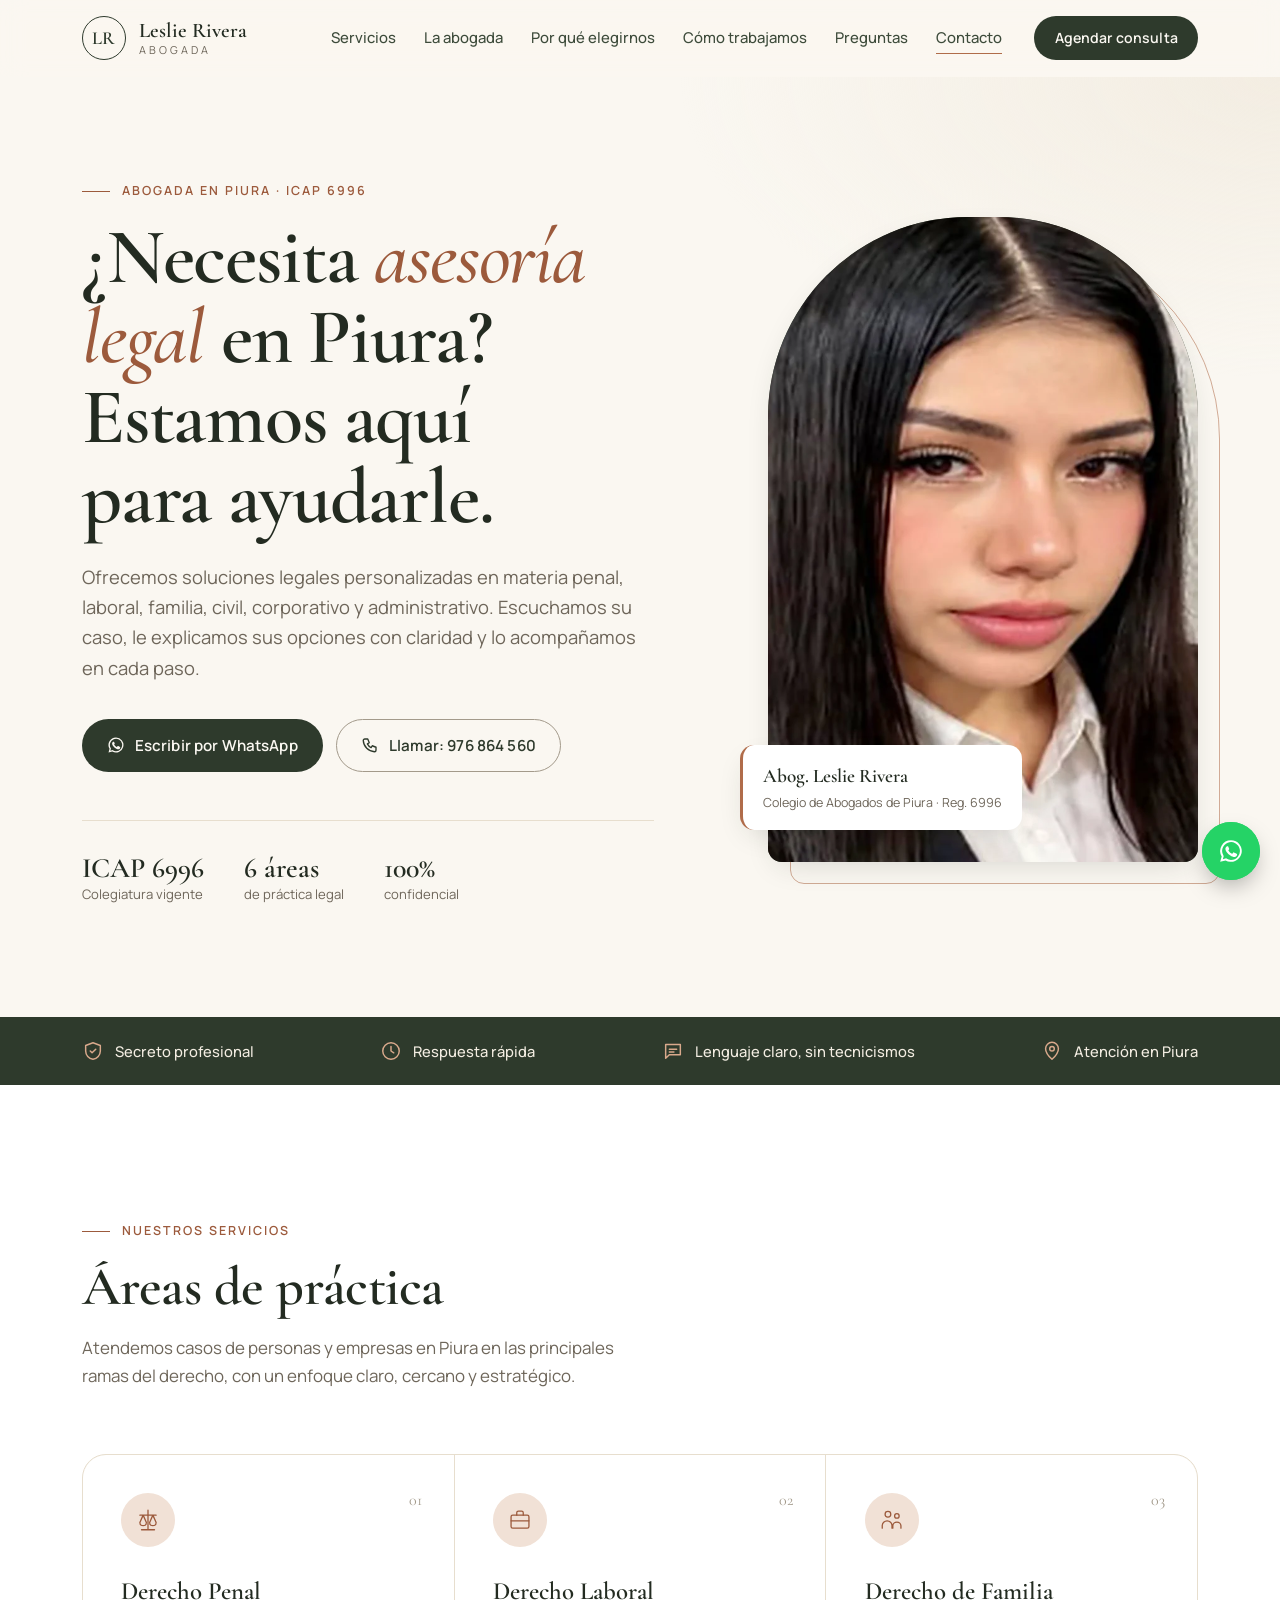
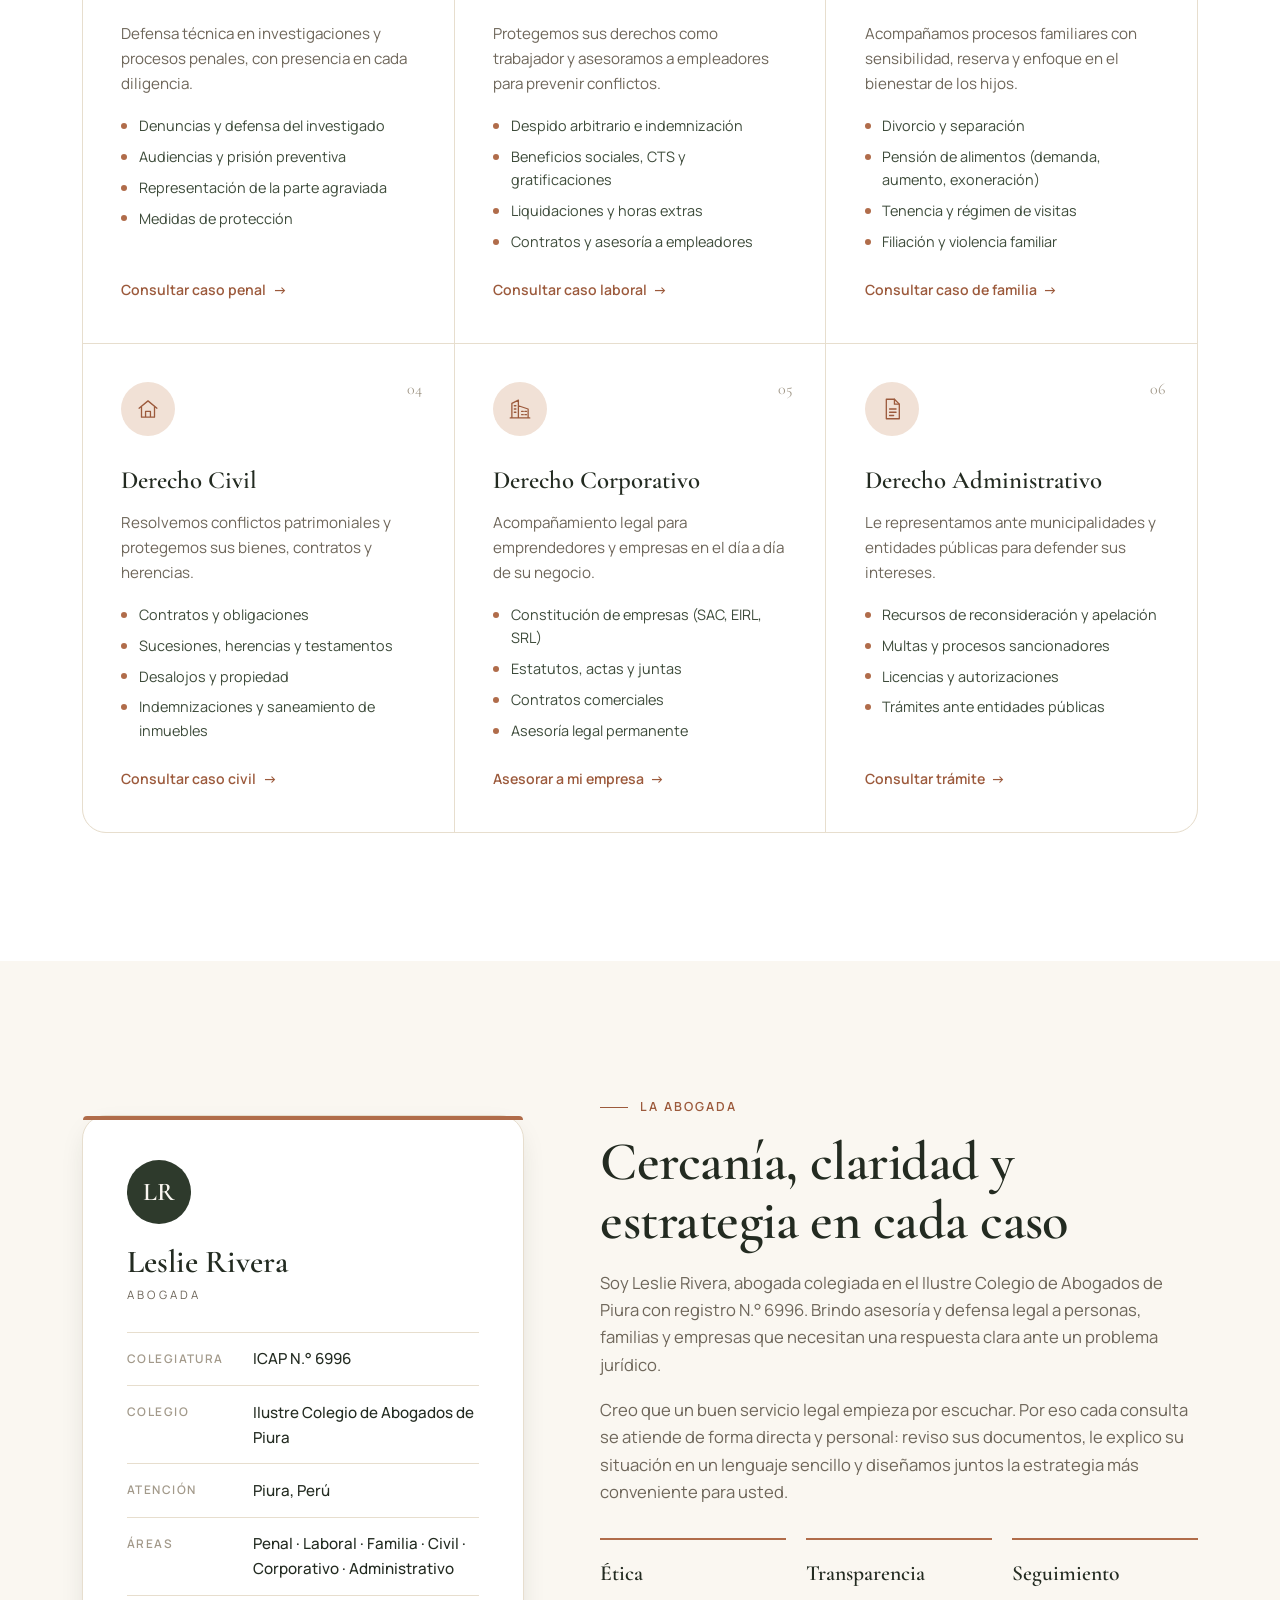
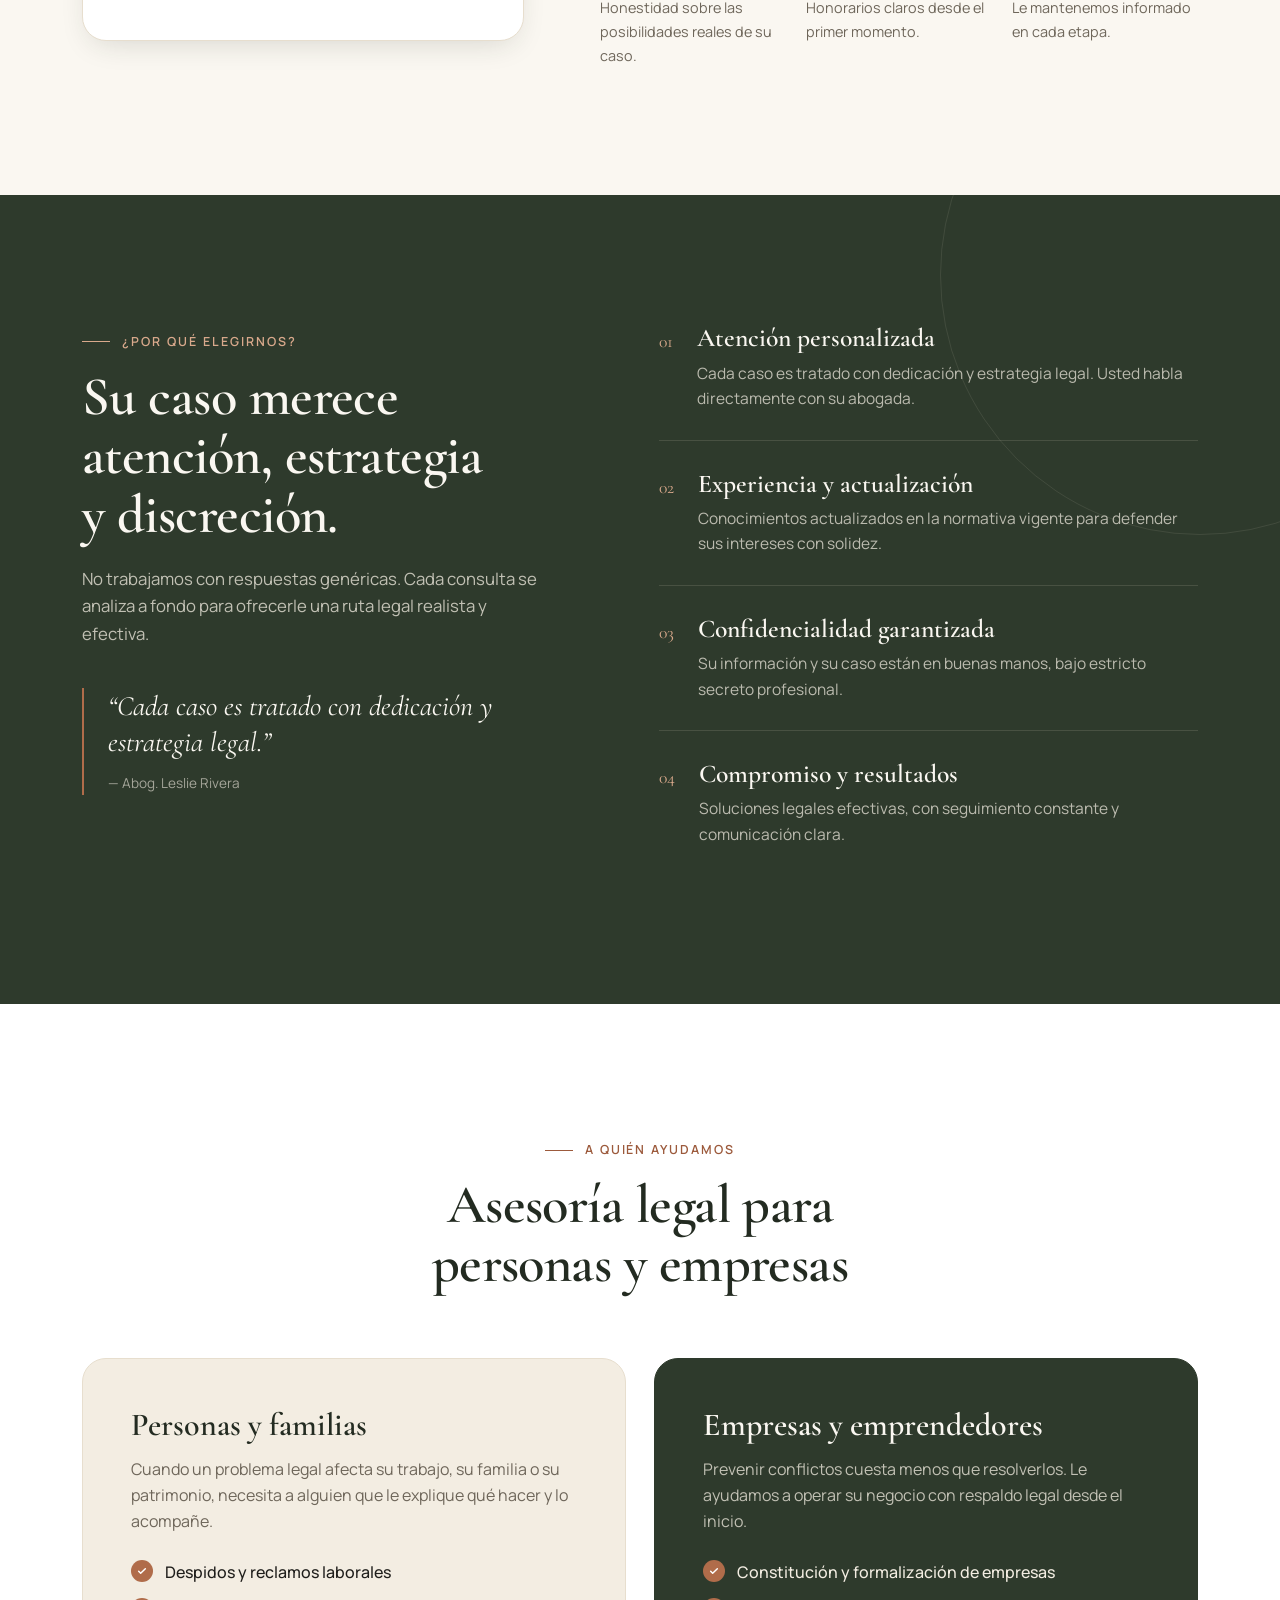
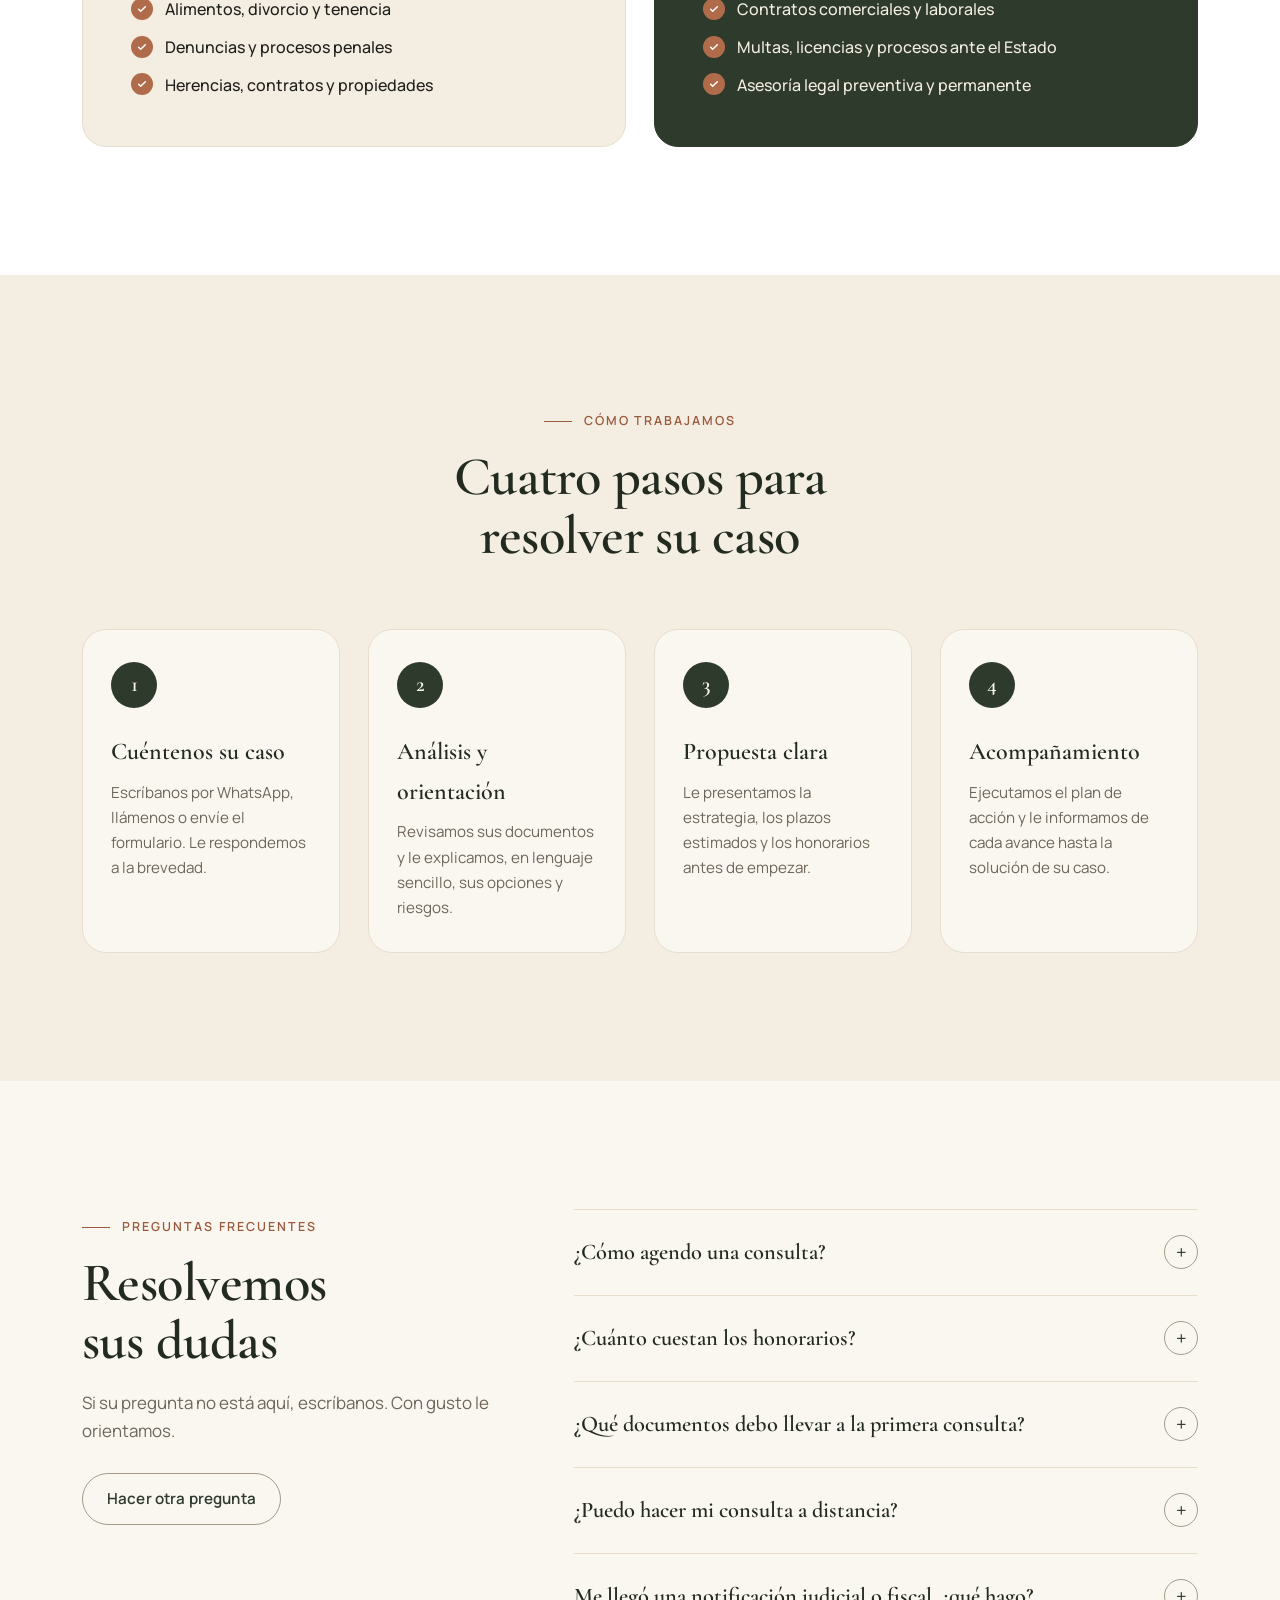
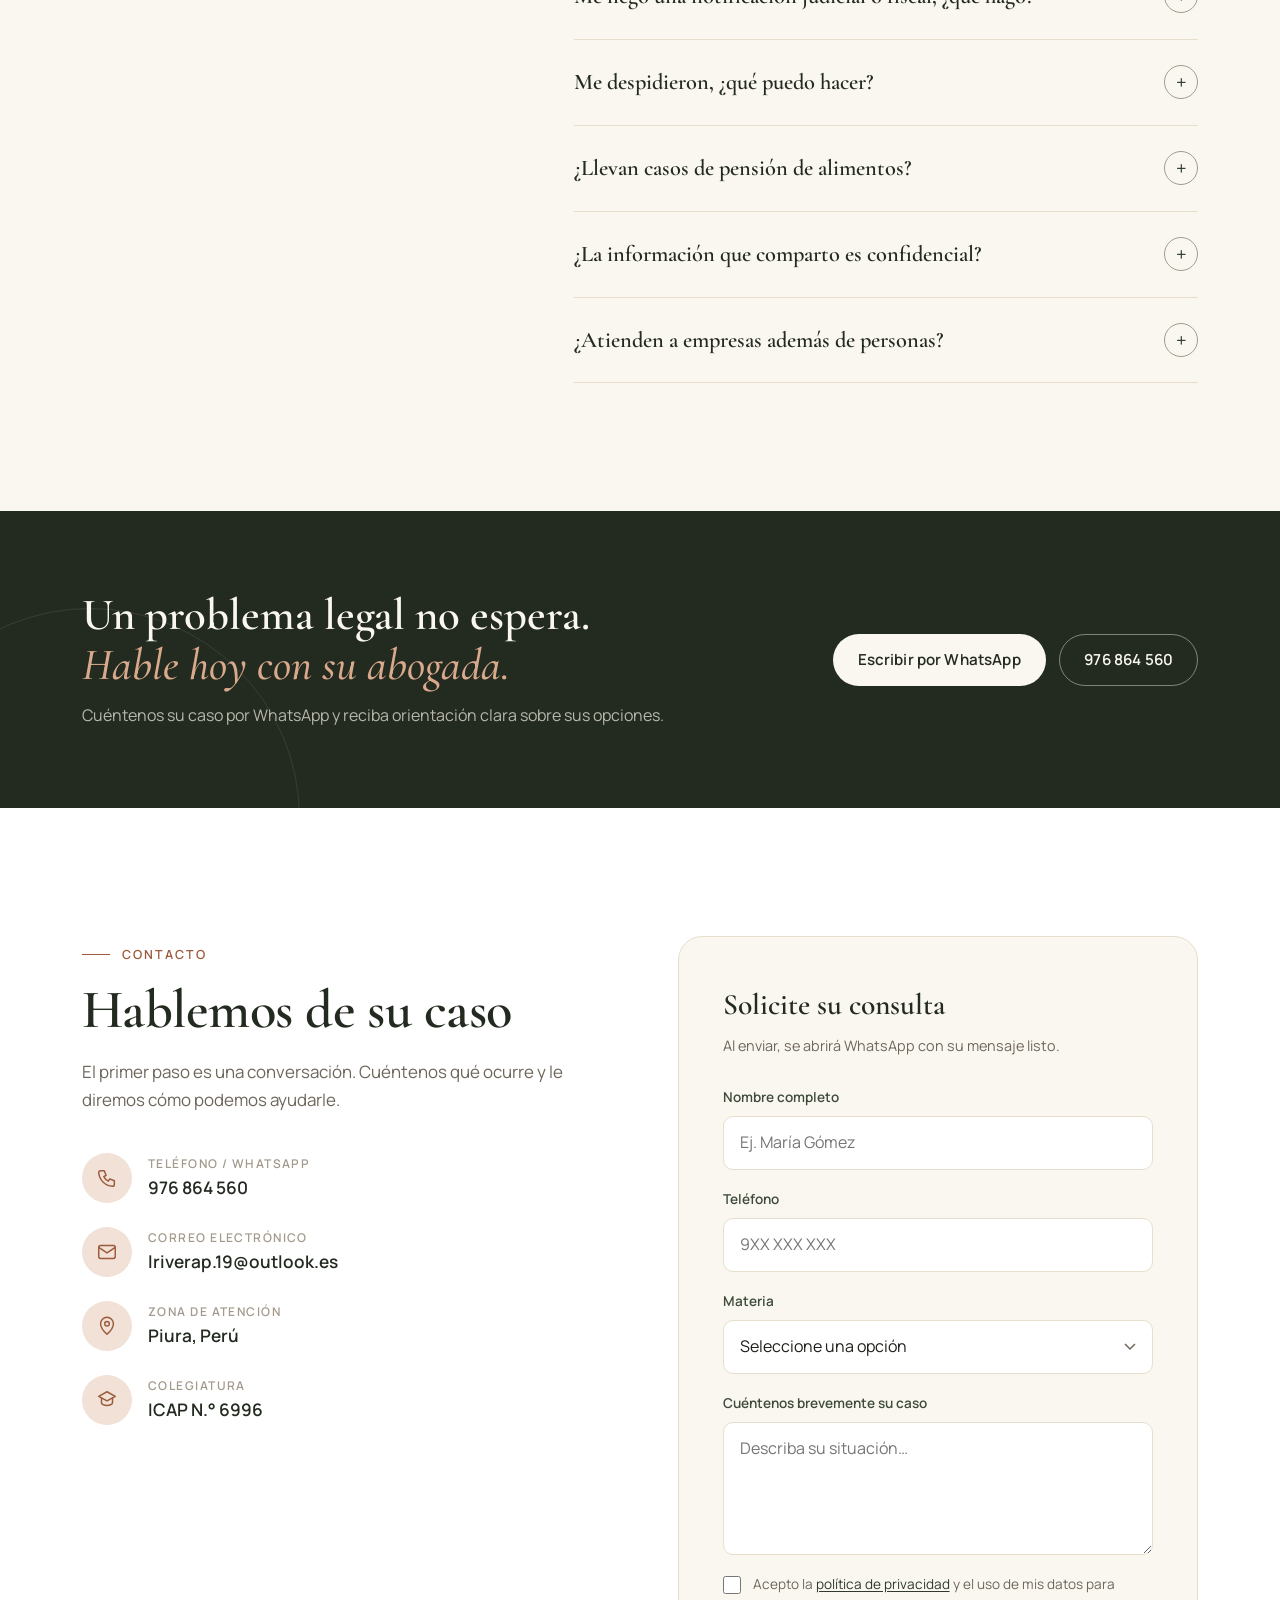
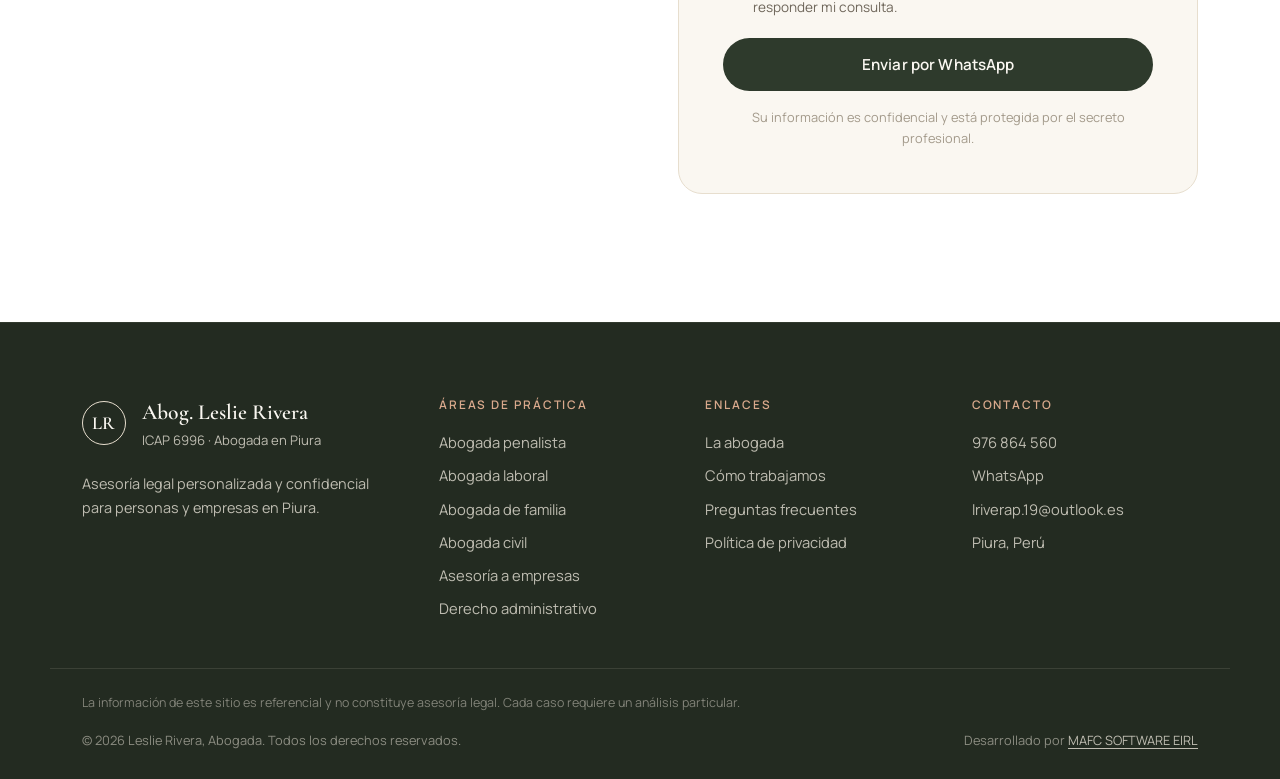
<file: index.html>
<!DOCTYPE html>
<html lang="es-PE">
<head>
  <meta charset="UTF-8">
  <meta name="viewport" content="width=device-width, initial-scale=1">

  <!-- ===== SEO principal ===== -->
  <title>Abogada en Piura | Leslie Rivera – Penal, Laboral, Familia y Civil</title>
  <meta name="description" content="Abogada en Piura, Leslie Rivera (ICAP 6996). Asesoría legal en derecho penal, laboral, familia, civil, corporativo y administrativo. Consulte por WhatsApp: 976 864 560.">
  <meta name="author" content="Leslie Rivera">
  <meta name="robots" content="index, follow, max-image-preview:large, max-snippet:-1, max-video-preview:-1">
  <link rel="canonical" href="https://leslie-rivera-abogada.vercel.app/">
  <link rel="alternate" hreflang="es-PE" href="https://leslie-rivera-abogada.vercel.app/">
  <link rel="alternate" hreflang="x-default" href="https://leslie-rivera-abogada.vercel.app/">

  <!-- SEO local -->
  <meta name="geo.region" content="PE-PIU">
  <meta name="geo.placename" content="Piura">

  <!-- Open Graph (Facebook, WhatsApp, LinkedIn) -->
  <meta property="og:type" content="website">
  <meta property="og:locale" content="es_PE">
  <meta property="og:site_name" content="Leslie Rivera · Abogada">
  <meta property="og:url" content="https://leslie-rivera-abogada.vercel.app/">
  <meta property="og:title" content="Abogada en Piura | Leslie Rivera – Asesoría legal personalizada">
  <meta property="og:description" content="Penal, laboral, familia, civil, corporativo y administrativo. Atención personalizada y confidencial. Escríbanos por WhatsApp: 976 864 560.">
  <meta property="og:image" content="https://leslie-rivera-abogada.vercel.app/assets/img/og-image.jpg">
  <meta property="og:image:width" content="1200">
  <meta property="og:image:height" content="630">
  <meta property="og:image:alt" content="Leslie Rivera, abogada en Piura – ICAP 6996">

  <!-- Twitter / X -->
  <meta name="twitter:card" content="summary_large_image">
  <meta name="twitter:title" content="Abogada en Piura | Leslie Rivera">
  <meta name="twitter:description" content="Asesoría legal en penal, laboral, familia, civil, corporativo y administrativo. Atención personalizada y confidencial.">
  <meta name="twitter:image" content="https://leslie-rivera-abogada.vercel.app/assets/img/og-image.jpg">

  <!-- Verificación Google Search Console: pegue aquí su código cuando registre el sitio -->
  <!-- <meta name="google-site-verification" content="CODIGO_DE_VERIFICACION"> -->

  <!-- ===== Íconos y app ===== -->
  <meta name="theme-color" content="#2E3A2C">
  <link rel="icon" href="favicon.ico" sizes="48x48">
  <link rel="icon" href="assets/favicon.png" type="image/png" sizes="512x512">
  <link rel="apple-touch-icon" href="assets/apple-touch-icon.png">
  <link rel="manifest" href="site.webmanifest">

  <!-- ===== Rendimiento ===== -->
  <link rel="preload" as="image" href="assets/img/leslie-rivera.webp" type="image/webp" fetchpriority="high">
  <link rel="preconnect" href="https://fonts.googleapis.com">
  <link rel="preconnect" href="https://fonts.gstatic.com" crossorigin>
  <link href="https://fonts.googleapis.com/css2?family=Cormorant+Garamond:ital,wght@0,500;0,600;1,500&family=Manrope:wght@400;500;600;700&display=swap" rel="stylesheet">
  <link rel="stylesheet" href="css/styles.css">

  <!-- ===== Datos estructurados (Google) ===== -->
  <script type="application/ld+json">
  {
    "@context": "https://schema.org",
    "@graph": [
      {
        "@type": "WebSite",
        "@id": "https://leslie-rivera-abogada.vercel.app/#website",
        "url": "https://leslie-rivera-abogada.vercel.app/",
        "name": "Leslie Rivera · Abogada",
        "inLanguage": "es-PE",
        "publisher": { "@id": "https://leslie-rivera-abogada.vercel.app/#estudio" }
      },
      {
        "@type": "WebPage",
        "@id": "https://leslie-rivera-abogada.vercel.app/#webpage",
        "url": "https://leslie-rivera-abogada.vercel.app/",
        "name": "Abogada en Piura | Leslie Rivera – Penal, Laboral, Familia y Civil",
        "isPartOf": { "@id": "https://leslie-rivera-abogada.vercel.app/#website" },
        "about": { "@id": "https://leslie-rivera-abogada.vercel.app/#estudio" },
        "primaryImageOfPage": "https://leslie-rivera-abogada.vercel.app/assets/img/leslie-rivera.jpg",
        "inLanguage": "es-PE"
      },
      {
        "@type": ["LegalService", "Attorney"],
        "@id": "https://leslie-rivera-abogada.vercel.app/#estudio",
        "name": "Leslie Rivera · Abogada",
        "alternateName": "Abog. Leslie Rivera",
        "description": "Abogada en Piura con asesoría legal en derecho penal, laboral, familia, civil, corporativo y administrativo. Atención personalizada y confidencial para personas y empresas.",
        "url": "https://leslie-rivera-abogada.vercel.app/",
        "image": "https://leslie-rivera-abogada.vercel.app/assets/img/leslie-rivera.jpg",
        "logo": "https://leslie-rivera-abogada.vercel.app/assets/favicon.png",
        "telephone": "+51976864560",
        "email": "lriverap.19@outlook.es",
        "address": {
          "@type": "PostalAddress",
          "addressLocality": "Piura",
          "addressRegion": "Piura",
          "addressCountry": "PE"
        },
        "areaServed": [
          { "@type": "City", "name": "Piura" },
          { "@type": "AdministrativeArea", "name": "Región Piura" },
          { "@type": "Country", "name": "Perú" }
        ],
        "founder": { "@id": "https://leslie-rivera-abogada.vercel.app/#leslie" },
        "employee": { "@id": "https://leslie-rivera-abogada.vercel.app/#leslie" },
        "knowsLanguage": "es",
        "knowsAbout": ["Derecho Penal", "Derecho Laboral", "Derecho de Familia", "Derecho Civil", "Derecho Corporativo", "Derecho Administrativo"],
        "contactPoint": {
          "@type": "ContactPoint",
          "telephone": "+51976864560",
          "contactType": "customer service",
          "areaServed": "PE",
          "availableLanguage": "Spanish"
        },
        "hasOfferCatalog": {
          "@type": "OfferCatalog",
          "name": "Áreas de práctica",
          "itemListElement": [
            { "@type": "Offer", "itemOffered": { "@type": "Service", "name": "Abogado penalista en Piura", "description": "Defensa en investigaciones y procesos penales, denuncias, audiencias y medidas de protección." } },
            { "@type": "Offer", "itemOffered": { "@type": "Service", "name": "Abogado laboral en Piura", "description": "Despidos, beneficios sociales, liquidaciones, CTS, contratos de trabajo y asesoría a empleadores." } },
            { "@type": "Offer", "itemOffered": { "@type": "Service", "name": "Abogado de familia en Piura", "description": "Divorcios, pensión de alimentos, tenencia, régimen de visitas, filiación y violencia familiar." } },
            { "@type": "Offer", "itemOffered": { "@type": "Service", "name": "Abogado civil en Piura", "description": "Contratos, propiedad, sucesiones, desalojos, indemnizaciones y saneamiento de inmuebles." } },
            { "@type": "Offer", "itemOffered": { "@type": "Service", "name": "Asesoría legal corporativa en Piura", "description": "Constitución de empresas, estatutos, actas y contratos comerciales." } },
            { "@type": "Offer", "itemOffered": { "@type": "Service", "name": "Abogado administrativo en Piura", "description": "Trámites ante entidades públicas, recursos administrativos, multas, licencias y procesos sancionadores." } }
          ]
        }
      },
      {
        "@type": "Person",
        "@id": "https://leslie-rivera-abogada.vercel.app/#leslie",
        "name": "Leslie Rivera",
        "honorificPrefix": "Abog.",
        "jobTitle": "Abogada",
        "image": "https://leslie-rivera-abogada.vercel.app/assets/img/leslie-rivera.jpg",
        "telephone": "+51976864560",
        "email": "lriverap.19@outlook.es",
        "worksFor": { "@id": "https://leslie-rivera-abogada.vercel.app/#estudio" },
        "memberOf": { "@type": "Organization", "name": "Ilustre Colegio de Abogados de Piura" },
        "hasCredential": {
          "@type": "EducationalOccupationalCredential",
          "credentialCategory": "Colegiatura",
          "name": "Registro ICAP N.° 6996",
          "recognizedBy": { "@type": "Organization", "name": "Ilustre Colegio de Abogados de Piura" }
        }
      },
      {
        "@type": "FAQPage",
        "@id": "https://leslie-rivera-abogada.vercel.app/#faq",
        "mainEntity": [
          { "@type": "Question", "name": "¿Cómo agendo una consulta?", "acceptedAnswer": { "@type": "Answer", "text": "Puede escribirnos por WhatsApp al 976 864 560, llamar directamente o completar el formulario de contacto. Coordinamos el día y la hora que mejor le acomoden." } },
          { "@type": "Question", "name": "¿Cuánto cuestan los honorarios?", "acceptedAnswer": { "@type": "Answer", "text": "Los honorarios dependen del tipo y la complejidad de cada caso. Antes de iniciar cualquier trabajo le explicamos el costo y la forma de pago con total transparencia, sin cobros sorpresa." } },
          { "@type": "Question", "name": "¿Qué documentos debo llevar a la primera consulta?", "acceptedAnswer": { "@type": "Answer", "text": "Todo documento relacionado con su caso: contratos, notificaciones, resoluciones, boletas, partidas o denuncias. Si no está seguro, tráigalos igual y los revisamos juntos." } },
          { "@type": "Question", "name": "¿Puedo hacer mi consulta a distancia?", "acceptedAnswer": { "@type": "Answer", "text": "Sí. Puede iniciar su consulta por WhatsApp, llamada o correo electrónico y enviarnos sus documentos en formato digital. Si su caso lo requiere, coordinamos una reunión." } },
          { "@type": "Question", "name": "Me llegó una notificación judicial o fiscal, ¿qué hago?", "acceptedAnswer": { "@type": "Answer", "text": "No deje pasar el tiempo: los plazos legales suelen ser cortos. Tome una foto clara del documento y envíela por WhatsApp para revisarla y orientarle sobre los siguientes pasos." } },
          { "@type": "Question", "name": "Me despidieron, ¿qué puedo hacer?", "acceptedAnswer": { "@type": "Answer", "text": "Depende de cómo se produjo el despido. Puede corresponderle una indemnización, la reposición en su puesto o el pago de beneficios pendientes. La ley fija plazos cortos para reclamar, por eso es importante consultar cuanto antes." } },
          { "@type": "Question", "name": "¿Llevan casos de pensión de alimentos?", "acceptedAnswer": { "@type": "Answer", "text": "Sí. Atendemos demandas de alimentos, aumento, reducción, exoneración y prorrateo de pensión, además de tenencia, régimen de visitas y divorcio." } },
          { "@type": "Question", "name": "¿La información que comparto es confidencial?", "acceptedAnswer": { "@type": "Answer", "text": "Sí. Todo lo que nos comparte está protegido por el secreto profesional. Su información y su caso están en buenas manos." } },
          { "@type": "Question", "name": "¿Atienden a empresas además de personas?", "acceptedAnswer": { "@type": "Answer", "text": "Sí. Brindamos asesoría corporativa, laboral y administrativa a empresas y emprendedores, además de atender casos de personas naturales." } }
        ]
      }
    ]
  }
  </script>
</head>
<body>
  <a class="skip-link" href="#main">Saltar al contenido</a>

  <!-- ============ HEADER ============ -->
  <header class="header" id="header">
    <div class="container header__inner">
      <a href="#inicio" class="brand" aria-label="Leslie Rivera, Abogada — inicio">
        <span class="brand__mark" aria-hidden="true">LR</span>
        <span class="brand__text">
          <span class="brand__name">Leslie Rivera</span>
          <span class="brand__role">Abogada</span>
        </span>
      </a>

      <nav class="nav" id="nav" aria-label="Navegación principal">
        <ul class="nav__list">
          <li><a href="#servicios" class="nav__link">Servicios</a></li>
          <li><a href="#abogada" class="nav__link">La abogada</a></li>
          <li><a href="#nosotros" class="nav__link">Por qué elegirnos</a></li>
          <li><a href="#proceso" class="nav__link">Cómo trabajamos</a></li>
          <li><a href="#preguntas" class="nav__link">Preguntas</a></li>
          <li><a href="#contacto" class="nav__link">Contacto</a></li>
        </ul>
        <a href="https://wa.me/51976864560?text=Hola%20Dra.%20Leslie%2C%20quisiera%20agendar%20una%20consulta%20legal." class="btn btn--primary nav__cta" target="_blank" rel="noopener" data-track="whatsapp_nav">Agendar consulta</a>
      </nav>

      <button class="menu-toggle" id="menuToggle" aria-label="Abrir menú" aria-expanded="false" aria-controls="nav">
        <span></span><span></span><span></span>
      </button>
    </div>
  </header>

  <main id="main">
    <!-- ============ HERO ============ -->
    <section class="hero" id="inicio" aria-labelledby="hero-title">
      <div class="container hero__grid">
        <div class="hero__content">
          <p class="eyebrow reveal">Abogada en Piura · ICAP 6996</p>
          <h1 class="hero__title reveal" id="hero-title">¿Necesita <em>asesoría legal</em> en Piura? Estamos aquí para ayudarle.</h1>
          <p class="hero__lead reveal">Ofrecemos soluciones legales personalizadas en materia penal, laboral, familia, civil, corporativo y administrativo. Escuchamos su caso, le explicamos sus opciones con claridad y lo acompañamos en cada paso.</p>

          <div class="hero__actions reveal">
            <a href="https://wa.me/51976864560?text=Hola%20Dra.%20Leslie%2C%20quisiera%20agendar%20una%20consulta%20legal." class="btn btn--primary" target="_blank" rel="noopener" data-track="whatsapp_hero">
              <svg aria-hidden="true" viewBox="0 0 24 24" width="18" height="18"><path fill="currentColor" d="M12 2a10 10 0 0 0-8.6 15.1L2 22l5-1.3A10 10 0 1 0 12 2Zm0 18.2a8.2 8.2 0 0 1-4.2-1.2l-.3-.2-3 .8.8-2.9-.2-.3A8.2 8.2 0 1 1 12 20.2Zm4.5-6.1c-.2-.1-1.5-.7-1.7-.8s-.4-.1-.6.1-.7.8-.8 1-.3.2-.5.1a6.7 6.7 0 0 1-3.3-2.9c-.2-.4.2-.4.7-1.3.1-.2 0-.3 0-.4l-.8-1.8c-.2-.5-.4-.4-.6-.4h-.5a1 1 0 0 0-.7.3 3 3 0 0 0-.9 2.2 5.2 5.2 0 0 0 1.1 2.7 11.8 11.8 0 0 0 4.5 4c1.7.7 2.4.8 3.2.6a2.8 2.8 0 0 0 1.8-1.3 2.3 2.3 0 0 0 .2-1.3c-.1-.1-.3-.2-.5-.3Z"/></svg>
              Escribir por WhatsApp
            </a>
            <a href="tel:+51976864560" class="btn btn--ghost" data-track="call_hero">
              <svg aria-hidden="true" viewBox="0 0 24 24" width="18" height="18" fill="none" stroke="currentColor" stroke-width="1.8" stroke-linecap="round" stroke-linejoin="round"><path d="M5 4h4l2 5-2.5 1.5a11 11 0 0 0 5 5L15 13l5 2v4a2 2 0 0 1-2 2A16 16 0 0 1 3 6a2 2 0 0 1 2-2"/></svg>
              Llamar: 976 864 560
            </a>
          </div>

          <ul class="hero__facts reveal" aria-label="Datos profesionales">
            <li><strong>ICAP 6996</strong><span>Colegiatura vigente</span></li>
            <li><strong>6 áreas</strong><span>de práctica legal</span></li>
            <li><strong>100%</strong><span>confidencial</span></li>
          </ul>
        </div>

        <figure class="hero__portrait reveal">
          <div class="portrait">
            <picture>
              <source srcset="assets/img/leslie-rivera.webp" type="image/webp">
              <img src="assets/img/leslie-rivera.jpg" alt="Leslie Rivera, abogada colegiada en Piura" width="688" height="1600" fetchpriority="high" decoding="async">
            </picture>
          </div>
          <figcaption class="portrait__card">
            <span class="portrait__name">Abog. Leslie Rivera</span>
            <span class="portrait__meta">Colegio de Abogados de Piura · Reg. 6996</span>
          </figcaption>
        </figure>
      </div>
    </section>

    <!-- ============ FRANJA DE CONFIANZA ============ -->
    <section class="trust" aria-label="Compromisos">
      <ul class="container trust__list">
        <li><svg aria-hidden="true" viewBox="0 0 24 24"><path d="M12 3 4 6v6c0 4.5 3.4 8.3 8 9 4.6-.7 8-4.5 8-9V6l-8-3Z"/><path d="m9 12 2 2 4-4"/></svg>Secreto profesional</li>
        <li><svg aria-hidden="true" viewBox="0 0 24 24"><circle cx="12" cy="12" r="9"/><path d="M12 7v5l3 2"/></svg>Respuesta rápida</li>
        <li><svg aria-hidden="true" viewBox="0 0 24 24"><path d="M4 5h16v11H8l-4 4V5Z"/><path d="M8 10h8M8 13h5"/></svg>Lenguaje claro, sin tecnicismos</li>
        <li><svg aria-hidden="true" viewBox="0 0 24 24"><path d="M12 21s-7-6.2-7-11.5A7 7 0 0 1 19 9.5C19 14.8 12 21 12 21Z"/><circle cx="12" cy="9.5" r="2.5"/></svg>Atención en Piura</li>
      </ul>
    </section>

    <!-- ============ SERVICIOS ============ -->
    <section class="section services" id="servicios" aria-labelledby="servicios-title">
      <div class="container">
        <header class="section__head">
          <p class="eyebrow reveal">Nuestros servicios</p>
          <h2 class="section__title reveal" id="servicios-title">Áreas de práctica</h2>
          <p class="section__lead reveal">Atendemos casos de personas y empresas en Piura en las principales ramas del derecho, con un enfoque claro, cercano y estratégico.</p>
        </header>

        <div class="services__grid">
          <article class="service reveal" id="derecho-penal">
            <div class="service__icon" aria-hidden="true">
              <svg viewBox="0 0 32 32"><path d="M16 4v24M8 28h16M6 10h20M10 10l-4 9a4 4 0 0 0 8 0l-4-9Zm12 0-4 9a4 4 0 0 0 8 0l-4-9Z"/></svg>
            </div>
            <span class="service__num" aria-hidden="true">01</span>
            <h3 class="service__title">Derecho Penal</h3>
            <p class="service__text">Defensa técnica en investigaciones y procesos penales, con presencia en cada diligencia.</p>
            <ul class="service__list">
              <li>Denuncias y defensa del investigado</li>
              <li>Audiencias y prisión preventiva</li>
              <li>Representación de la parte agraviada</li>
              <li>Medidas de protección</li>
            </ul>
            <a class="service__link" href="https://wa.me/51976864560?text=Hola%20Dra.%20Leslie%2C%20quisiera%20consultar%20sobre%20un%20caso%20penal." target="_blank" rel="noopener" data-track="whatsapp_penal">Consultar caso penal <span aria-hidden="true">→</span></a>
          </article>

          <article class="service reveal" id="derecho-laboral">
            <div class="service__icon" aria-hidden="true">
              <svg viewBox="0 0 32 32"><rect x="5" y="10" width="22" height="16" rx="2"/><path d="M12 10V7a2 2 0 0 1 2-2h4a2 2 0 0 1 2 2v3M5 17h22"/></svg>
            </div>
            <span class="service__num" aria-hidden="true">02</span>
            <h3 class="service__title">Derecho Laboral</h3>
            <p class="service__text">Protegemos sus derechos como trabajador y asesoramos a empleadores para prevenir conflictos.</p>
            <ul class="service__list">
              <li>Despido arbitrario e indemnización</li>
              <li>Beneficios sociales, CTS y gratificaciones</li>
              <li>Liquidaciones y horas extras</li>
              <li>Contratos y asesoría a empleadores</li>
            </ul>
            <a class="service__link" href="https://wa.me/51976864560?text=Hola%20Dra.%20Leslie%2C%20quisiera%20consultar%20sobre%20un%20caso%20laboral." target="_blank" rel="noopener" data-track="whatsapp_laboral">Consultar caso laboral <span aria-hidden="true">→</span></a>
          </article>

          <article class="service reveal" id="derecho-familia">
            <div class="service__icon" aria-hidden="true">
              <svg viewBox="0 0 32 32"><circle cx="11" cy="9" r="3.5"/><circle cx="22" cy="11" r="2.8"/><path d="M4 26v-3a6 6 0 0 1 12 0v3M17 26v-2.5a5 5 0 0 1 10 0V26"/></svg>
            </div>
            <span class="service__num" aria-hidden="true">03</span>
            <h3 class="service__title">Derecho de Familia</h3>
            <p class="service__text">Acompañamos procesos familiares con sensibilidad, reserva y enfoque en el bienestar de los hijos.</p>
            <ul class="service__list">
              <li>Divorcio y separación</li>
              <li>Pensión de alimentos (demanda, aumento, exoneración)</li>
              <li>Tenencia y régimen de visitas</li>
              <li>Filiación y violencia familiar</li>
            </ul>
            <a class="service__link" href="https://wa.me/51976864560?text=Hola%20Dra.%20Leslie%2C%20quisiera%20consultar%20sobre%20un%20caso%20de%20familia." target="_blank" rel="noopener" data-track="whatsapp_familia">Consultar caso de familia <span aria-hidden="true">→</span></a>
          </article>

          <article class="service reveal" id="derecho-civil">
            <div class="service__icon" aria-hidden="true">
              <svg viewBox="0 0 32 32"><path d="M5 15 16 6l11 9M8 13v13h16V13M13 26v-7h6v7"/></svg>
            </div>
            <span class="service__num" aria-hidden="true">04</span>
            <h3 class="service__title">Derecho Civil</h3>
            <p class="service__text">Resolvemos conflictos patrimoniales y protegemos sus bienes, contratos y herencias.</p>
            <ul class="service__list">
              <li>Contratos y obligaciones</li>
              <li>Sucesiones, herencias y testamentos</li>
              <li>Desalojos y propiedad</li>
              <li>Indemnizaciones y saneamiento de inmuebles</li>
            </ul>
            <a class="service__link" href="https://wa.me/51976864560?text=Hola%20Dra.%20Leslie%2C%20quisiera%20consultar%20sobre%20un%20caso%20civil." target="_blank" rel="noopener" data-track="whatsapp_civil">Consultar caso civil <span aria-hidden="true">→</span></a>
          </article>

          <article class="service reveal" id="derecho-corporativo">
            <div class="service__icon" aria-hidden="true">
              <svg viewBox="0 0 32 32"><path d="M6 27V9l8-4v22M14 27V12l12 4v11M4 27h24M9 12h2M9 16h2M9 20h2M18 19h2M22 19h2M18 23h2M22 23h2"/></svg>
            </div>
            <span class="service__num" aria-hidden="true">05</span>
            <h3 class="service__title">Derecho Corporativo</h3>
            <p class="service__text">Acompañamiento legal para emprendedores y empresas en el día a día de su negocio.</p>
            <ul class="service__list">
              <li>Constitución de empresas (SAC, EIRL, SRL)</li>
              <li>Estatutos, actas y juntas</li>
              <li>Contratos comerciales</li>
              <li>Asesoría legal permanente</li>
            </ul>
            <a class="service__link" href="https://wa.me/51976864560?text=Hola%20Dra.%20Leslie%2C%20quisiera%20asesor%C3%ADa%20legal%20para%20mi%20empresa." target="_blank" rel="noopener" data-track="whatsapp_corporativo">Asesorar a mi empresa <span aria-hidden="true">→</span></a>
          </article>

          <article class="service reveal" id="derecho-administrativo">
            <div class="service__icon" aria-hidden="true">
              <svg viewBox="0 0 32 32"><path d="M9 4h10l6 6v18H9z"/><path d="M19 4v6h6M13 16h8M13 20h8M13 24h5"/></svg>
            </div>
            <span class="service__num" aria-hidden="true">06</span>
            <h3 class="service__title">Derecho Administrativo</h3>
            <p class="service__text">Le representamos ante municipalidades y entidades públicas para defender sus intereses.</p>
            <ul class="service__list">
              <li>Recursos de reconsideración y apelación</li>
              <li>Multas y procesos sancionadores</li>
              <li>Licencias y autorizaciones</li>
              <li>Trámites ante entidades públicas</li>
            </ul>
            <a class="service__link" href="https://wa.me/51976864560?text=Hola%20Dra.%20Leslie%2C%20quisiera%20consultar%20sobre%20un%20tr%C3%A1mite%20administrativo." target="_blank" rel="noopener" data-track="whatsapp_administrativo">Consultar trámite <span aria-hidden="true">→</span></a>
          </article>
        </div>
      </div>
    </section>

    <!-- ============ SOBRE LA ABOGADA ============ -->
    <section class="section about" id="abogada" aria-labelledby="abogada-title">
      <div class="container about__grid">
        <div class="about__card reveal">
          <span class="about__mark" aria-hidden="true">LR</span>
          <p class="about__card-name">Leslie Rivera</p>
          <p class="about__card-role">Abogada</p>
          <dl class="about__data">
            <div><dt>Colegiatura</dt><dd>ICAP N.° 6996</dd></div>
            <div><dt>Colegio</dt><dd>Ilustre Colegio de Abogados de Piura</dd></div>
            <div><dt>Atención</dt><dd>Piura, Perú</dd></div>
            <div><dt>Áreas</dt><dd>Penal · Laboral · Familia · Civil · Corporativo · Administrativo</dd></div>
          </dl>
        </div>

        <div class="about__content">
          <p class="eyebrow reveal">La abogada</p>
          <h2 class="section__title reveal" id="abogada-title">Cercanía, claridad y estrategia en cada caso</h2>
          <p class="about__text reveal">Soy Leslie Rivera, abogada colegiada en el Ilustre Colegio de Abogados de Piura con registro N.° 6996. Brindo asesoría y defensa legal a personas, familias y empresas que necesitan una respuesta clara ante un problema jurídico.</p>
          <p class="about__text reveal">Creo que un buen servicio legal empieza por escuchar. Por eso cada consulta se atiende de forma directa y personal: reviso sus documentos, le explico su situación en un lenguaje sencillo y diseñamos juntos la estrategia más conveniente para usted.</p>
          <ul class="about__values reveal">
            <li><strong>Ética</strong><span>Honestidad sobre las posibilidades reales de su caso.</span></li>
            <li><strong>Transparencia</strong><span>Honorarios claros desde el primer momento.</span></li>
            <li><strong>Seguimiento</strong><span>Le mantenemos informado en cada etapa.</span></li>
          </ul>
        </div>
      </div>
    </section>

    <!-- ============ POR QUÉ ELEGIRNOS ============ -->
    <section class="section why" id="nosotros" aria-labelledby="nosotros-title">
      <div class="container why__grid">
        <div class="why__intro">
          <p class="eyebrow eyebrow--light reveal">¿Por qué elegirnos?</p>
          <h2 class="section__title section__title--light reveal" id="nosotros-title">Su caso merece atención, estrategia y discreción.</h2>
          <p class="why__lead reveal">No trabajamos con respuestas genéricas. Cada consulta se analiza a fondo para ofrecerle una ruta legal realista y efectiva.</p>
          <blockquote class="why__quote reveal">
            <p>“Cada caso es tratado con dedicación y estrategia legal.”</p>
            <cite>— Abog. Leslie Rivera</cite>
          </blockquote>
        </div>

        <ol class="pillars">
          <li class="pillar reveal">
            <span class="pillar__num">01</span>
            <div>
              <h3 class="pillar__title">Atención personalizada</h3>
              <p class="pillar__text">Cada caso es tratado con dedicación y estrategia legal. Usted habla directamente con su abogada.</p>
            </div>
          </li>
          <li class="pillar reveal">
            <span class="pillar__num">02</span>
            <div>
              <h3 class="pillar__title">Experiencia y actualización</h3>
              <p class="pillar__text">Conocimientos actualizados en la normativa vigente para defender sus intereses con solidez.</p>
            </div>
          </li>
          <li class="pillar reveal">
            <span class="pillar__num">03</span>
            <div>
              <h3 class="pillar__title">Confidencialidad garantizada</h3>
              <p class="pillar__text">Su información y su caso están en buenas manos, bajo estricto secreto profesional.</p>
            </div>
          </li>
          <li class="pillar reveal">
            <span class="pillar__num">04</span>
            <div>
              <h3 class="pillar__title">Compromiso y resultados</h3>
              <p class="pillar__text">Soluciones legales efectivas, con seguimiento constante y comunicación clara.</p>
            </div>
          </li>
        </ol>
      </div>
    </section>

    <!-- ============ PERSONAS / EMPRESAS ============ -->
    <section class="section audience" aria-labelledby="audience-title">
      <div class="container">
        <header class="section__head section__head--center">
          <p class="eyebrow reveal">A quién ayudamos</p>
          <h2 class="section__title reveal" id="audience-title">Asesoría legal para personas y empresas</h2>
        </header>
        <div class="audience__grid">
          <article class="audience__card reveal">
            <h3 class="audience__title">Personas y familias</h3>
            <p class="audience__text">Cuando un problema legal afecta su trabajo, su familia o su patrimonio, necesita a alguien que le explique qué hacer y lo acompañe.</p>
            <ul class="check-list">
              <li>Despidos y reclamos laborales</li>
              <li>Alimentos, divorcio y tenencia</li>
              <li>Denuncias y procesos penales</li>
              <li>Herencias, contratos y propiedades</li>
            </ul>
          </article>
          <article class="audience__card audience__card--dark reveal">
            <h3 class="audience__title">Empresas y emprendedores</h3>
            <p class="audience__text">Prevenir conflictos cuesta menos que resolverlos. Le ayudamos a operar su negocio con respaldo legal desde el inicio.</p>
            <ul class="check-list">
              <li>Constitución y formalización de empresas</li>
              <li>Contratos comerciales y laborales</li>
              <li>Multas, licencias y procesos ante el Estado</li>
              <li>Asesoría legal preventiva y permanente</li>
            </ul>
          </article>
        </div>
      </div>
    </section>

    <!-- ============ PROCESO ============ -->
    <section class="section process" id="proceso" aria-labelledby="proceso-title">
      <div class="container">
        <header class="section__head section__head--center">
          <p class="eyebrow reveal">Cómo trabajamos</p>
          <h2 class="section__title reveal" id="proceso-title">Cuatro pasos para resolver su caso</h2>
        </header>

        <ol class="steps">
          <li class="step reveal">
            <span class="step__num">1</span>
            <h3 class="step__title">Cuéntenos su caso</h3>
            <p class="step__text">Escríbanos por WhatsApp, llámenos o envíe el formulario. Le respondemos a la brevedad.</p>
          </li>
          <li class="step reveal">
            <span class="step__num">2</span>
            <h3 class="step__title">Análisis y orientación</h3>
            <p class="step__text">Revisamos sus documentos y le explicamos, en lenguaje sencillo, sus opciones y riesgos.</p>
          </li>
          <li class="step reveal">
            <span class="step__num">3</span>
            <h3 class="step__title">Propuesta clara</h3>
            <p class="step__text">Le presentamos la estrategia, los plazos estimados y los honorarios antes de empezar.</p>
          </li>
          <li class="step reveal">
            <span class="step__num">4</span>
            <h3 class="step__title">Acompañamiento</h3>
            <p class="step__text">Ejecutamos el plan de acción y le informamos de cada avance hasta la solución de su caso.</p>
          </li>
        </ol>
      </div>
    </section>

    <!-- ============ FAQ ============ -->
    <section class="section faq" id="preguntas" aria-labelledby="preguntas-title">
      <div class="container faq__grid">
        <header class="section__head">
          <p class="eyebrow reveal">Preguntas frecuentes</p>
          <h2 class="section__title reveal" id="preguntas-title">Resolvemos sus dudas</h2>
          <p class="section__lead reveal">Si su pregunta no está aquí, escríbanos. Con gusto le orientamos.</p>
          <a href="https://wa.me/51976864560?text=Hola%20Dra.%20Leslie%2C%20tengo%20una%20consulta." class="btn btn--ghost faq__cta reveal" target="_blank" rel="noopener" data-track="whatsapp_faq">Hacer otra pregunta</a>
        </header>

        <div class="faq__list">
          <details class="faq__item reveal">
            <summary>¿Cómo agendo una consulta?</summary>
            <p>Puede escribirnos por WhatsApp al 976 864 560, llamar directamente o completar el formulario de contacto. Coordinamos el día y la hora que mejor le acomoden.</p>
          </details>
          <details class="faq__item reveal">
            <summary>¿Cuánto cuestan los honorarios?</summary>
            <p>Los honorarios dependen del tipo y la complejidad de cada caso. Antes de iniciar cualquier trabajo le explicamos el costo y la forma de pago con total transparencia, sin cobros sorpresa.</p>
          </details>
          <details class="faq__item reveal">
            <summary>¿Qué documentos debo llevar a la primera consulta?</summary>
            <p>Todo documento relacionado con su caso: contratos, notificaciones, resoluciones, boletas, partidas o denuncias. Si no está seguro, tráigalos igual y los revisamos juntos.</p>
          </details>
          <details class="faq__item reveal">
            <summary>¿Puedo hacer mi consulta a distancia?</summary>
            <p>Sí. Puede iniciar su consulta por WhatsApp, llamada o correo electrónico y enviarnos sus documentos en formato digital. Si su caso lo requiere, coordinamos una reunión.</p>
          </details>
          <details class="faq__item reveal">
            <summary>Me llegó una notificación judicial o fiscal, ¿qué hago?</summary>
            <p>No deje pasar el tiempo: los plazos legales suelen ser cortos. Tome una foto clara del documento y envíela por WhatsApp para revisarla y orientarle sobre los siguientes pasos.</p>
          </details>
          <details class="faq__item reveal">
            <summary>Me despidieron, ¿qué puedo hacer?</summary>
            <p>Depende de cómo se produjo el despido. Puede corresponderle una indemnización, la reposición en su puesto o el pago de beneficios pendientes. La ley fija plazos cortos para reclamar, por eso es importante consultar cuanto antes.</p>
          </details>
          <details class="faq__item reveal">
            <summary>¿Llevan casos de pensión de alimentos?</summary>
            <p>Sí. Atendemos demandas de alimentos, aumento, reducción, exoneración y prorrateo de pensión, además de tenencia, régimen de visitas y divorcio.</p>
          </details>
          <details class="faq__item reveal">
            <summary>¿La información que comparto es confidencial?</summary>
            <p>Sí. Todo lo que nos comparte está protegido por el secreto profesional. Su información y su caso están en buenas manos.</p>
          </details>
          <details class="faq__item reveal">
            <summary>¿Atienden a empresas además de personas?</summary>
            <p>Sí. Brindamos asesoría corporativa, laboral y administrativa a empresas y emprendedores, además de atender casos de personas naturales.</p>
          </details>
        </div>
      </div>
    </section>

    <!-- ============ CTA ============ -->
    <section class="cta" aria-labelledby="cta-title">
      <div class="container cta__inner">
        <div>
          <h2 class="cta__title reveal" id="cta-title">Un problema legal no espera. <em>Hable hoy con su abogada.</em></h2>
          <p class="cta__text reveal">Cuéntenos su caso por WhatsApp y reciba orientación clara sobre sus opciones.</p>
        </div>
        <div class="cta__actions reveal">
          <a href="https://wa.me/51976864560?text=Hola%20Dra.%20Leslie%2C%20quisiera%20agendar%20una%20consulta%20legal." class="btn btn--light" target="_blank" rel="noopener" data-track="whatsapp_cta">Escribir por WhatsApp</a>
          <a href="tel:+51976864560" class="btn btn--outline-light" data-track="call_cta">976 864 560</a>
        </div>
      </div>
    </section>

    <!-- ============ CONTACTO ============ -->
    <section class="section contact" id="contacto" aria-labelledby="contacto-title">
      <div class="container contact__grid">
        <div class="contact__info">
          <p class="eyebrow reveal">Contacto</p>
          <h2 class="section__title reveal" id="contacto-title">Hablemos de su caso</h2>
          <p class="section__lead reveal">El primer paso es una conversación. Cuéntenos qué ocurre y le diremos cómo podemos ayudarle.</p>

          <ul class="contact__list">
            <li class="reveal">
              <span class="contact__icon" aria-hidden="true"><svg viewBox="0 0 24 24"><path d="M5 4h4l2 5-2.5 1.5a11 11 0 0 0 5 5L15 13l5 2v4a2 2 0 0 1-2 2A16 16 0 0 1 3 6a2 2 0 0 1 2-2"/></svg></span>
              <div><span class="contact__label">Teléfono / WhatsApp</span><a href="tel:+51976864560">976 864 560</a></div>
            </li>
            <li class="reveal">
              <span class="contact__icon" aria-hidden="true"><svg viewBox="0 0 24 24"><rect x="3" y="5" width="18" height="14" rx="2"/><path d="m3 7 9 6 9-6"/></svg></span>
              <div><span class="contact__label">Correo electrónico</span><a href="mailto:lriverap.19@outlook.es">lriverap.19@outlook.es</a></div>
            </li>
            <li class="reveal">
              <span class="contact__icon" aria-hidden="true"><svg viewBox="0 0 24 24"><path d="M12 21s-7-6.2-7-11.5A7 7 0 0 1 19 9.5C19 14.8 12 21 12 21Z"/><circle cx="12" cy="9.5" r="2.5"/></svg></span>
              <div><span class="contact__label">Zona de atención</span><span>Piura, Perú</span></div>
            </li>
            <li class="reveal">
              <span class="contact__icon" aria-hidden="true"><svg viewBox="0 0 24 24"><path d="M12 3 3 8l9 5 9-5-9-5Z"/><path d="M6 10v5c0 1.5 2.7 3 6 3s6-1.5 6-3v-5"/></svg></span>
              <div><span class="contact__label">Colegiatura</span><span>ICAP N.° 6996</span></div>
            </li>
          </ul>
        </div>

        <form class="form reveal" id="contactForm" novalidate aria-labelledby="form-title">
          <h3 class="form__title" id="form-title">Solicite su consulta</h3>
          <p class="form__hint">Al enviar, se abrirá WhatsApp con su mensaje listo.</p>

          <div class="form__row">
            <label for="nombre">Nombre completo</label>
            <input id="nombre" name="nombre" type="text" autocomplete="name" required minlength="3" placeholder="Ej. María Gómez">
          </div>
          <div class="form__row">
            <label for="telefono">Teléfono</label>
            <input id="telefono" name="telefono" type="tel" autocomplete="tel" inputmode="tel" required placeholder="9XX XXX XXX">
          </div>
          <div class="form__row">
            <label for="materia">Materia</label>
            <select id="materia" name="materia" required>
              <option value="" disabled selected>Seleccione una opción</option>
              <option>Penal</option>
              <option>Laboral</option>
              <option>Familia</option>
              <option>Civil</option>
              <option>Corporativo</option>
              <option>Administrativo</option>
              <option>No estoy seguro</option>
            </select>
          </div>
          <div class="form__row">
            <label for="mensaje">Cuéntenos brevemente su caso</label>
            <textarea id="mensaje" name="mensaje" rows="4" required placeholder="Describa su situación…"></textarea>
          </div>
          <div class="form__check">
            <input id="privacidad" name="privacidad" type="checkbox" required>
            <label for="privacidad">Acepto la <a href="politica-de-privacidad.html">política de privacidad</a> y el uso de mis datos para responder mi consulta.</label>
          </div>
          <p class="form__error" id="formError" role="alert" hidden>Por favor complete todos los campos.</p>
          <button type="submit" class="btn btn--primary btn--block">Enviar por WhatsApp</button>
          <p class="form__legal">Su información es confidencial y está protegida por el secreto profesional.</p>
        </form>
      </div>
    </section>
  </main>

  <!-- ============ FOOTER ============ -->
  <footer class="footer">
    <div class="container footer__grid">
      <div class="footer__col footer__col--brand">
        <div class="footer__brand">
          <span class="brand__mark brand__mark--light" aria-hidden="true">LR</span>
          <div>
            <p class="footer__name">Abog. Leslie Rivera</p>
            <p class="footer__meta">ICAP 6996 · Abogada en Piura</p>
          </div>
        </div>
        <p class="footer__about">Asesoría legal personalizada y confidencial para personas y empresas en Piura.</p>
      </div>
      <nav class="footer__col" aria-label="Áreas de práctica">
        <p class="footer__heading">Áreas de práctica</p>
        <ul class="footer__links">
          <li><a href="#derecho-penal">Abogada penalista</a></li>
          <li><a href="#derecho-laboral">Abogada laboral</a></li>
          <li><a href="#derecho-familia">Abogada de familia</a></li>
          <li><a href="#derecho-civil">Abogada civil</a></li>
          <li><a href="#derecho-corporativo">Asesoría a empresas</a></li>
          <li><a href="#derecho-administrativo">Derecho administrativo</a></li>
        </ul>
      </nav>
      <nav class="footer__col" aria-label="Enlaces del pie">
        <p class="footer__heading">Enlaces</p>
        <ul class="footer__links">
          <li><a href="#abogada">La abogada</a></li>
          <li><a href="#proceso">Cómo trabajamos</a></li>
          <li><a href="#preguntas">Preguntas frecuentes</a></li>
          <li><a href="politica-de-privacidad.html">Política de privacidad</a></li>
        </ul>
      </nav>
      <div class="footer__col">
        <p class="footer__heading">Contacto</p>
        <ul class="footer__links">
          <li><a href="tel:+51976864560">976 864 560</a></li>
          <li><a href="https://wa.me/51976864560" target="_blank" rel="noopener">WhatsApp</a></li>
          <li><a href="mailto:lriverap.19@outlook.es">lriverap.19@outlook.es</a></li>
          <li>Piura, Perú</li>
        </ul>
      </div>
    </div>
    <div class="container footer__disclaimer">
      <p>La información de este sitio es referencial y no constituye asesoría legal. Cada caso requiere un análisis particular.</p>
    </div>
    <div class="container footer__bottom">
      <p>© <span id="year">2026</span> Leslie Rivera, Abogada. Todos los derechos reservados.</p>
      <p>Desarrollado por <a href="https://mafcsoluciones.vercel.app/" target="_blank" rel="noopener">MAFC SOFTWARE EIRL</a></p>
    </div>
  </footer>

  <!-- Volver arriba -->
  <a href="#inicio" class="to-top" id="toTop" aria-label="Volver arriba">
    <svg viewBox="0 0 24 24" width="20" height="20" aria-hidden="true"><path d="M12 19V5M5 12l7-7 7 7" fill="none" stroke="currentColor" stroke-width="1.8" stroke-linecap="round" stroke-linejoin="round"/></svg>
  </a>

  <!-- WhatsApp flotante -->
  <a href="https://wa.me/51976864560?text=Hola%20Dra.%20Leslie%2C%20quisiera%20hacer%20una%20consulta." class="wa-float" target="_blank" rel="noopener" aria-label="Escribir por WhatsApp" data-track="whatsapp_float">
    <span class="wa-float__tip" aria-hidden="true">¿Tiene una consulta?</span>
    <svg viewBox="0 0 24 24" width="26" height="26" aria-hidden="true"><path fill="currentColor" d="M12 2a10 10 0 0 0-8.6 15.1L2 22l5-1.3A10 10 0 1 0 12 2Zm0 18.2a8.2 8.2 0 0 1-4.2-1.2l-.3-.2-3 .8.8-2.9-.2-.3A8.2 8.2 0 1 1 12 20.2Zm4.5-6.1c-.2-.1-1.5-.7-1.7-.8s-.4-.1-.6.1-.7.8-.8 1-.3.2-.5.1a6.7 6.7 0 0 1-3.3-2.9c-.2-.4.2-.4.7-1.3.1-.2 0-.3 0-.4l-.8-1.8c-.2-.5-.4-.4-.6-.4h-.5a1 1 0 0 0-.7.3 3 3 0 0 0-.9 2.2 5.2 5.2 0 0 0 1.1 2.7 11.8 11.8 0 0 0 4.5 4c1.7.7 2.4.8 3.2.6a2.8 2.8 0 0 0 1.8-1.3 2.3 2.3 0 0 0 .2-1.3c-.1-.1-.3-.2-.5-.3Z"/></svg>
  </a>

  <script src="js/main.js" defer></script>
</body>
</html>
</file>
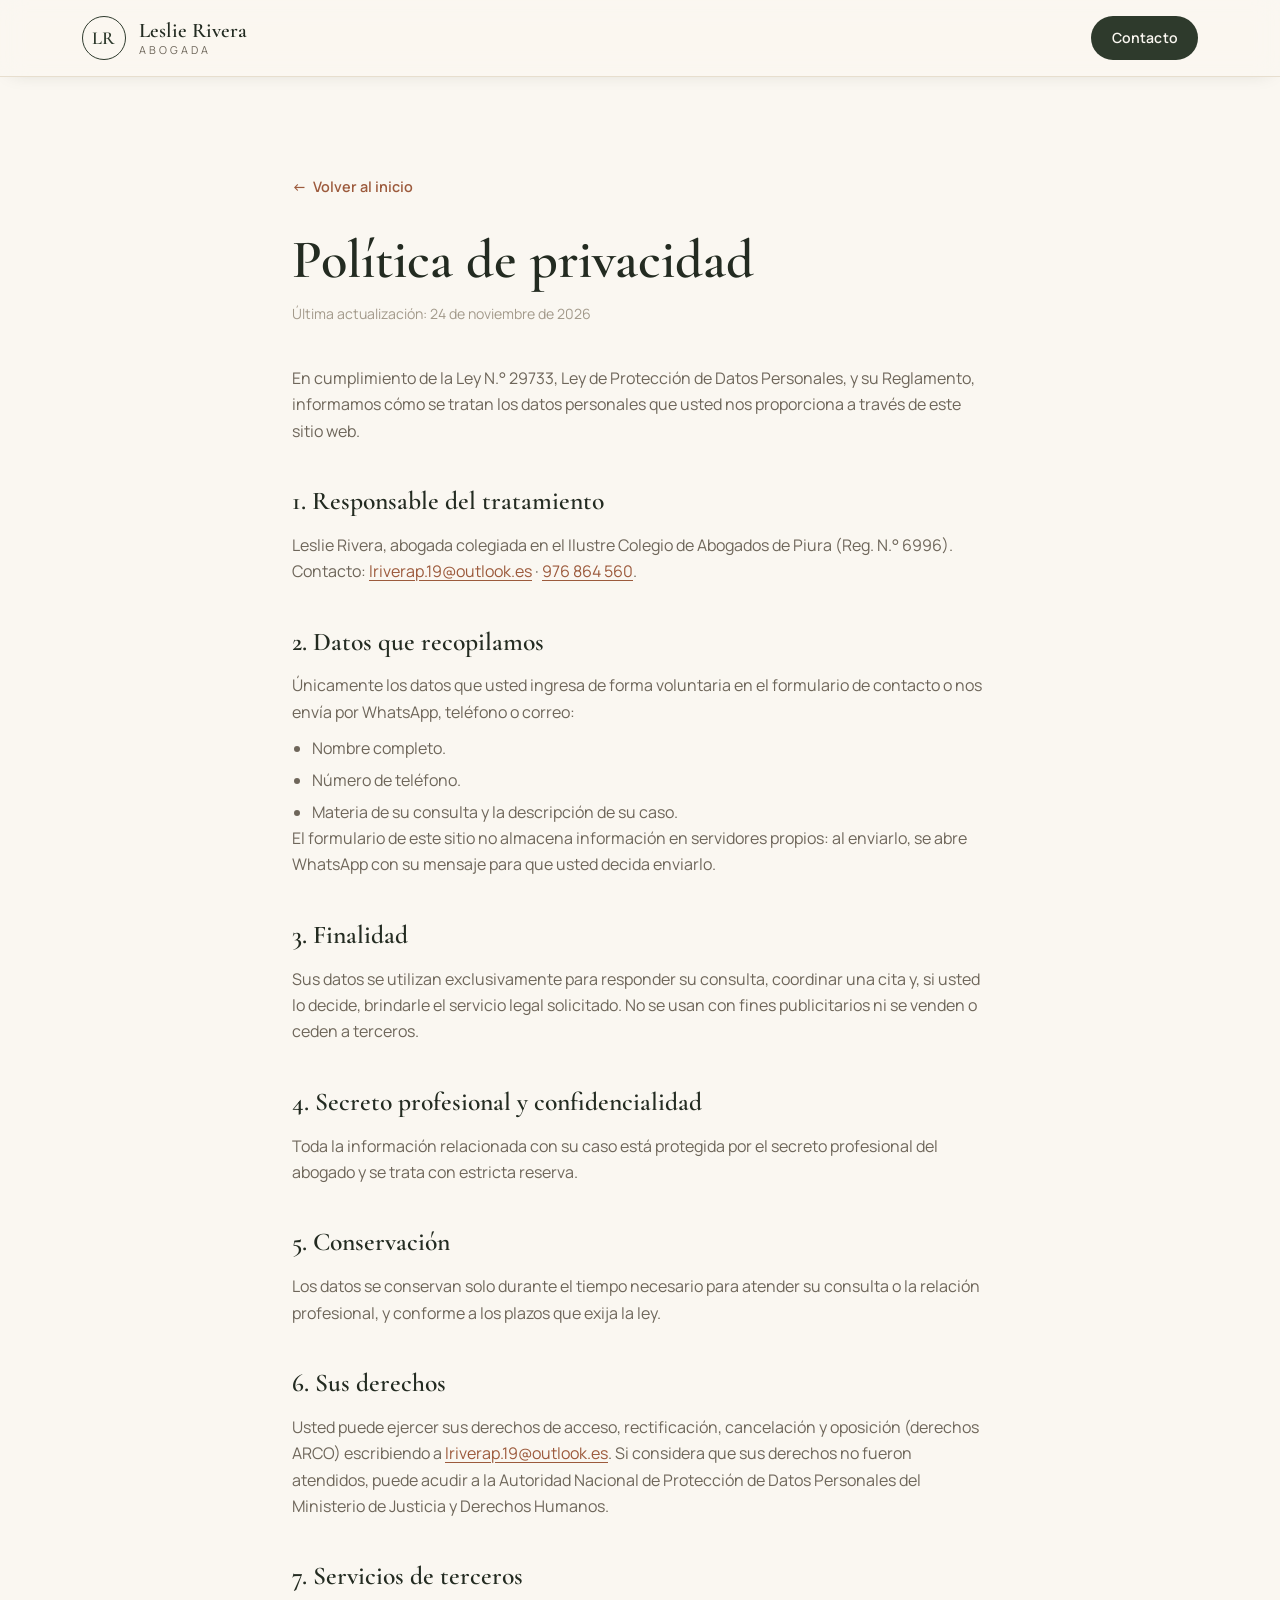
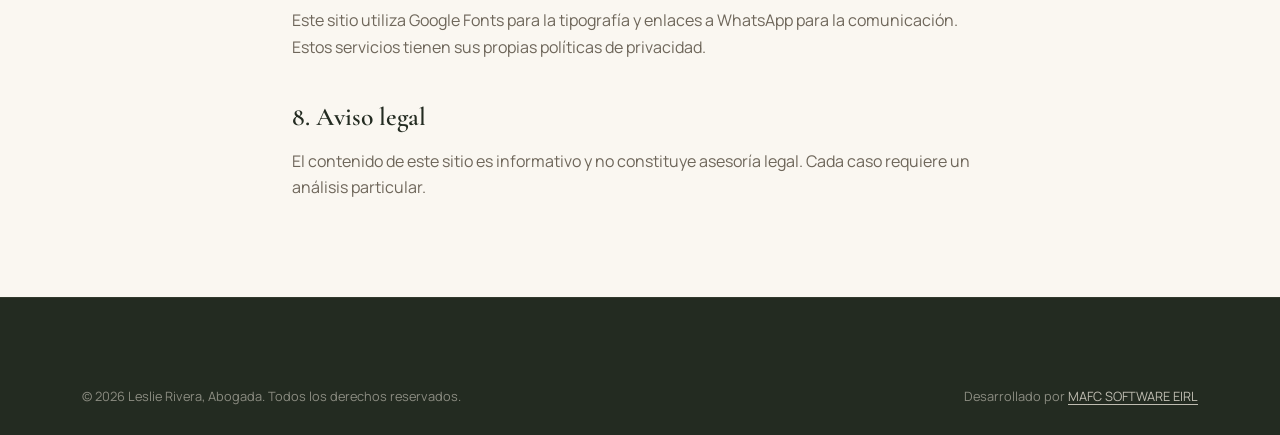
<file: politica-de-privacidad.html>
<!DOCTYPE html>
<html lang="es-PE">
<head>
  <meta charset="UTF-8">
  <meta name="viewport" content="width=device-width, initial-scale=1">
  <title>Política de privacidad | Abog. Leslie Rivera</title>
  <meta name="description" content="Política de privacidad y tratamiento de datos personales del sitio web de la abogada Leslie Rivera, conforme a la Ley N.° 29733.">
  <link rel="canonical" href="https://leslie-rivera-abogada.vercel.app/politica-de-privacidad">
  <meta name="theme-color" content="#2E3A2C">
  <link rel="icon" href="favicon.ico" sizes="48x48">
  <link rel="icon" href="assets/favicon.png" type="image/png" sizes="512x512">
  <link rel="apple-touch-icon" href="assets/apple-touch-icon.png">
  <link rel="preconnect" href="https://fonts.googleapis.com">
  <link rel="preconnect" href="https://fonts.gstatic.com" crossorigin>
  <link href="https://fonts.googleapis.com/css2?family=Cormorant+Garamond:ital,wght@0,500;0,600;1,500&family=Manrope:wght@400;500;600;700&display=swap" rel="stylesheet">
  <link rel="stylesheet" href="css/styles.css">
</head>
<body>
  <header class="header is-scrolled">
    <div class="container header__inner">
      <a href="index.html" class="brand" aria-label="Leslie Rivera, Abogada — inicio">
        <span class="brand__mark" aria-hidden="true">LR</span>
        <span class="brand__text">
          <span class="brand__name">Leslie Rivera</span>
          <span class="brand__role">Abogada</span>
        </span>
      </a>
      <a href="index.html#contacto" class="btn btn--primary nav__cta">Contacto</a>
    </div>
  </header>

  <main class="page">
    <div class="container page__inner">
      <a href="index.html" class="back-link"><span aria-hidden="true">←</span> Volver al inicio</a>
      <h1 class="page__title">Política de privacidad</h1>
      <p class="page__updated">Última actualización: 24 de noviembre de 2026</p>

      <div class="prose">
        <p>En cumplimiento de la Ley N.° 29733, Ley de Protección de Datos Personales, y su Reglamento, informamos cómo se tratan los datos personales que usted nos proporciona a través de este sitio web.</p>

        <h2>1. Responsable del tratamiento</h2>
        <p>Leslie Rivera, abogada colegiada en el Ilustre Colegio de Abogados de Piura (Reg. N.° 6996). Contacto: <a href="mailto:lriverap.19@outlook.es">lriverap.19@outlook.es</a> · <a href="tel:+51976864560">976 864 560</a>.</p>

        <h2>2. Datos que recopilamos</h2>
        <p>Únicamente los datos que usted ingresa de forma voluntaria en el formulario de contacto o nos envía por WhatsApp, teléfono o correo:</p>
        <ul>
          <li>Nombre completo.</li>
          <li>Número de teléfono.</li>
          <li>Materia de su consulta y la descripción de su caso.</li>
        </ul>
        <p>El formulario de este sitio no almacena información en servidores propios: al enviarlo, se abre WhatsApp con su mensaje para que usted decida enviarlo.</p>

        <h2>3. Finalidad</h2>
        <p>Sus datos se utilizan exclusivamente para responder su consulta, coordinar una cita y, si usted lo decide, brindarle el servicio legal solicitado. No se usan con fines publicitarios ni se venden o ceden a terceros.</p>

        <h2>4. Secreto profesional y confidencialidad</h2>
        <p>Toda la información relacionada con su caso está protegida por el secreto profesional del abogado y se trata con estricta reserva.</p>

        <h2>5. Conservación</h2>
        <p>Los datos se conservan solo durante el tiempo necesario para atender su consulta o la relación profesional, y conforme a los plazos que exija la ley.</p>

        <h2>6. Sus derechos</h2>
        <p>Usted puede ejercer sus derechos de acceso, rectificación, cancelación y oposición (derechos ARCO) escribiendo a <a href="mailto:lriverap.19@outlook.es">lriverap.19@outlook.es</a>. Si considera que sus derechos no fueron atendidos, puede acudir a la Autoridad Nacional de Protección de Datos Personales del Ministerio de Justicia y Derechos Humanos.</p>

        <h2>7. Servicios de terceros</h2>
        <p>Este sitio utiliza Google Fonts para la tipografía y enlaces a WhatsApp para la comunicación. Estos servicios tienen sus propias políticas de privacidad.</p>

        <h2>8. Aviso legal</h2>
        <p>El contenido de este sitio es informativo y no constituye asesoría legal. Cada caso requiere un análisis particular.</p>
      </div>
    </div>
  </main>

  <footer class="footer">
    <div class="container footer__bottom">
      <p>© 2026 Leslie Rivera, Abogada. Todos los derechos reservados.</p>
      <p>Desarrollado por <a href="https://mafcsoluciones.vercel.app/" target="_blank" rel="noopener">MAFC SOFTWARE EIRL</a></p>
    </div>
  </footer>
</body>
</html>
</file>
<file: css/styles.css>
/* =========================================================
   Leslie Rivera · Abogada
   Paleta natural: verde oliva profundo, lino, arcilla, piedra
   ========================================================= */

:root {
  /* Color */
  --olive-900: #232B21;
  --olive-800: #2E3A2C;
  --olive-700: #3D4B3A;
  --olive-500: #6B7A62;
  --linen-50:  #FAF7F1;
  --linen-100: #F3EDE2;
  --linen-200: #E7DECE;
  --clay-600:  #9C5A3C;
  --clay-500:  #B06C4A;
  --clay-100:  #F1E1D6;
  --stone-600: #6E665A;
  --stone-400: #A39A8B;
  --ink:       #1F1E1B;
  --white:     #FFFFFF;

  /* Tipografía */
  --font-display: "Cormorant Garamond", "Times New Roman", serif;
  --font-body: "Manrope", system-ui, -apple-system, "Segoe UI", sans-serif;

  /* Espaciado y forma */
  --container: 1180px;
  --gutter: clamp(1.25rem, 4vw, 2rem);
  --section-y: clamp(4.5rem, 10vw, 8rem);
  --radius-sm: 6px;
  --radius: 14px;
  --radius-lg: 24px;
  --shadow-sm: 0 1px 2px rgba(35, 43, 33, .06), 0 2px 8px rgba(35, 43, 33, .05);
  --shadow: 0 10px 30px -10px rgba(35, 43, 33, .18);
  --ease: cubic-bezier(.22, .61, .36, 1);
}

/* ---------- Reset ---------- */
*, *::before, *::after { box-sizing: border-box; }
* { margin: 0; }
html { scroll-behavior: smooth; -webkit-text-size-adjust: 100%; }
body {
  font-family: var(--font-body);
  font-size: 1rem;
  line-height: 1.65;
  color: var(--ink);
  background: var(--linen-50);
  -webkit-font-smoothing: antialiased;
  text-rendering: optimizeLegibility;
}
img, svg { display: block; max-width: 100%; }
a { color: inherit; text-decoration: none; }
ul, ol { list-style: none; padding: 0; }
button, input, select, textarea { font: inherit; color: inherit; }
:focus-visible { outline: 2px solid var(--clay-500); outline-offset: 3px; border-radius: 4px; }
section[id] { scroll-margin-top: 84px; }

.skip-link {
  position: absolute; left: 1rem; top: -100px; z-index: 200;
  background: var(--olive-800); color: var(--linen-50);
  padding: .75rem 1rem; border-radius: var(--radius-sm);
}
.skip-link:focus { top: 1rem; }

.container { width: 100%; max-width: var(--container); margin-inline: auto; padding-inline: var(--gutter); }

/* ---------- Tipografía base ---------- */
.eyebrow {
  display: inline-flex; align-items: center; gap: .75rem;
  font-size: .78rem; font-weight: 600; letter-spacing: .16em; text-transform: uppercase;
  color: var(--clay-600); margin-bottom: 1rem;
}
.eyebrow::before { content: ""; width: 28px; height: 1px; background: currentColor; }
.eyebrow--light { color: #D9A98C; }

.section { padding-block: var(--section-y); }
.section__head { max-width: 640px; margin-bottom: clamp(2.5rem, 5vw, 4rem); }
.section__head--center { margin-inline: auto; text-align: center; }
.section__head--center .eyebrow { justify-content: center; }
.section__title {
  font-family: var(--font-display); font-weight: 600;
  font-size: clamp(2.1rem, 4.6vw, 3.4rem); line-height: 1.08; letter-spacing: -.01em;
  color: var(--olive-900);
}
.section__title, .hero__title, .cta__title, .page__title { text-wrap: balance; }
.section__title--light { color: var(--linen-50); }
.section__lead { margin-top: 1.1rem; color: var(--stone-600); font-size: 1.06rem; max-width: 56ch; }

/* ---------- Botones ---------- */
.btn {
  display: inline-flex; align-items: center; justify-content: center; gap: .6rem;
  min-height: 48px; padding: .8rem 1.5rem;
  font-weight: 600; font-size: .95rem; letter-spacing: .01em;
  border-radius: 999px; border: 1px solid transparent; cursor: pointer;
  transition: background-color .25s var(--ease), color .25s var(--ease), border-color .25s var(--ease), transform .25s var(--ease), box-shadow .25s var(--ease);
}
.btn--primary { background: var(--olive-800); color: var(--linen-50); }
.btn--primary:hover { background: var(--olive-900); transform: translateY(-1px); box-shadow: var(--shadow); }
.btn--ghost { border-color: var(--stone-400); color: var(--olive-800); }
.btn--ghost:hover { border-color: var(--olive-800); background: var(--olive-800); color: var(--linen-50); }
.btn--block { width: 100%; }
.btn--light { background: var(--linen-50); color: var(--olive-900); }
.btn--light:hover { background: var(--white); transform: translateY(-1px); box-shadow: 0 10px 30px -10px rgba(0,0,0,.4); }
.btn--outline-light { border-color: rgba(243, 237, 226, .45); color: var(--linen-50); }
.btn--outline-light:hover { border-color: var(--linen-50); background: rgba(250, 247, 241, .08); }
.btn svg { flex-shrink: 0; }

/* ---------- Header ---------- */
.header {
  position: sticky; top: 0; z-index: 100;
  background: rgba(250, 247, 241, .82);
  backdrop-filter: saturate(140%) blur(12px);
  -webkit-backdrop-filter: saturate(140%) blur(12px);
  border-bottom: 1px solid transparent;
  transition: border-color .3s, box-shadow .3s;
}
.header.is-scrolled { border-bottom-color: var(--linen-200); box-shadow: 0 4px 20px -12px rgba(35,43,33,.25); }
.header__inner { display: flex; align-items: center; justify-content: space-between; height: 76px; gap: 1rem; }

.brand { display: flex; align-items: center; gap: .8rem; }
.brand__mark {
  display: grid; place-items: center; width: 44px; height: 44px; flex-shrink: 0;
  border: 1px solid var(--olive-800); border-radius: 50%;
  font-family: var(--font-display); font-weight: 600; font-size: 1.15rem; letter-spacing: .02em;
  color: var(--olive-800);
}
.brand__mark--light { border-color: var(--linen-200); color: var(--linen-50); }
.brand__text { display: flex; flex-direction: column; line-height: 1.1; }
.brand__name { font-family: var(--font-display); font-weight: 600; font-size: 1.3rem; color: var(--olive-900); }
.brand__role { font-size: .68rem; letter-spacing: .28em; text-transform: uppercase; color: var(--stone-600); margin-top: 2px; }

.nav { display: flex; align-items: center; gap: 2rem; }
.nav__list { display: flex; gap: 1.75rem; }
.nav__link { position: relative; font-size: .93rem; font-weight: 500; color: var(--olive-700); padding-block: .4rem; }
.nav__link::after {
  content: ""; position: absolute; left: 0; bottom: 0; width: 100%; height: 1px;
  background: var(--clay-500); transform: scaleX(0); transform-origin: left; transition: transform .3s var(--ease);
}
.nav__link:hover::after, .nav__link.is-active::after { transform: scaleX(1); }
.nav__cta { min-height: 42px; padding: .6rem 1.2rem; font-size: .88rem; }

.menu-toggle {
  display: none; width: 46px; height: 46px; border: 0; background: transparent; cursor: pointer;
  flex-direction: column; justify-content: center; align-items: center; gap: 5px; border-radius: 50%;
}
.menu-toggle span { width: 22px; height: 1.5px; background: var(--olive-900); transition: transform .3s var(--ease), opacity .2s; }
.menu-toggle[aria-expanded="true"] span:nth-child(1) { transform: translateY(6.5px) rotate(45deg); }
.menu-toggle[aria-expanded="true"] span:nth-child(2) { opacity: 0; }
.menu-toggle[aria-expanded="true"] span:nth-child(3) { transform: translateY(-6.5px) rotate(-45deg); }

/* ---------- Hero ---------- */
.hero {
  position: relative; overflow: hidden;
  padding-block: clamp(3rem, 8vw, 6rem) clamp(4rem, 9vw, 7rem);
  background:
    radial-gradient(1000px 500px at 100% 0%, var(--linen-100), transparent 60%),
    var(--linen-50);
}
.hero__grid { display: grid; grid-template-columns: 1.1fr .9fr; gap: clamp(2.5rem, 6vw, 5rem); align-items: center; }
.hero__title {
  font-family: var(--font-display); font-weight: 600;
  font-size: clamp(2.6rem, 6.2vw, 4.9rem); line-height: 1.02; letter-spacing: -.015em; color: var(--olive-900);
}
.hero__title em { font-style: italic; font-weight: 500; color: var(--clay-600); }
.hero__lead { margin-top: 1.5rem; font-size: clamp(1.02rem, 1.6vw, 1.15rem); color: var(--stone-600); max-width: 52ch; }
.hero__actions { display: flex; flex-wrap: wrap; gap: .85rem; margin-top: 2.25rem; }

.hero__facts {
  display: grid; grid-template-columns: repeat(3, auto); justify-content: start; gap: 2.5rem;
  margin-top: 3rem; padding-top: 2rem; border-top: 1px solid var(--linen-200);
}
.hero__facts li { display: flex; flex-direction: column; }
.hero__facts strong { font-family: var(--font-display); font-size: 1.75rem; font-weight: 600; color: var(--olive-900); line-height: 1.1; }
.hero__facts span { font-size: .82rem; color: var(--stone-600); }

.hero__portrait { position: relative; justify-self: end; width: 100%; max-width: 430px; }
.hero__portrait::before {
  content: ""; position: absolute; inset: 22px -22px -22px 22px;
  border: 1px solid var(--clay-500); border-radius: 200px 200px var(--radius) var(--radius); opacity: .55;
}
.portrait {
  position: relative; aspect-ratio: 2 / 3; overflow: hidden;
  border-radius: 200px 200px var(--radius) var(--radius);
  background: var(--olive-700);
  box-shadow: var(--shadow);
}
.portrait img { width: 100%; height: 100%; object-fit: cover; object-position: center 8%; }
.portrait__card {
  position: absolute; left: -1.75rem; bottom: 2rem;
  display: flex; flex-direction: column;
  padding: 1rem 1.25rem; border-radius: var(--radius);
  background: var(--white); box-shadow: var(--shadow);
  border-left: 3px solid var(--clay-500);
}
.portrait__name { font-family: var(--font-display); font-size: 1.2rem; font-weight: 600; color: var(--olive-900); }
.portrait__meta { font-size: .78rem; color: var(--stone-600); }

/* ---------- Franja de confianza ---------- */
.trust { background: var(--olive-800); color: var(--linen-100); }
.trust__list { display: grid; grid-template-columns: repeat(4, auto); justify-content: space-between; gap: 1rem 2rem; padding-block: 1.35rem; }
.trust__list li { display: flex; align-items: center; gap: .7rem; font-size: .92rem; font-weight: 500; }
.trust__list svg { width: 22px; height: 22px; flex-shrink: 0; fill: none; stroke: #D9A98C; stroke-width: 1.6; stroke-linecap: round; stroke-linejoin: round; }

/* ---------- Servicios ---------- */
.services { background: var(--white); }
.services__grid { display: grid; grid-template-columns: repeat(3, 1fr); gap: 1px; background: var(--linen-200); border: 1px solid var(--linen-200); border-radius: var(--radius-lg); overflow: hidden; }
.service {
  position: relative; padding: clamp(1.75rem, 3vw, 2.5rem); background: var(--white);
  transition: background-color .35s var(--ease);
}
.service:hover { background: var(--linen-50); }
.service__icon {
  width: 54px; height: 54px; display: grid; place-items: center;
  border-radius: 50%; background: var(--clay-100); margin-bottom: 1.5rem;
  transition: background-color .35s var(--ease);
}
.service__icon svg { width: 26px; height: 26px; fill: none; stroke: var(--clay-600); stroke-width: 1.6; stroke-linecap: round; stroke-linejoin: round; transition: stroke .35s; }
.service:hover .service__icon { background: var(--olive-800); }
.service:hover .service__icon svg { stroke: var(--linen-50); }
.service__num { position: absolute; top: 2rem; right: 2rem; font-family: var(--font-display); font-size: 1rem; color: var(--stone-400); }
.service__title { font-family: var(--font-display); font-size: 1.55rem; font-weight: 600; color: var(--olive-900); margin-bottom: .55rem; }
.service { display: flex; flex-direction: column; }
.service__text { font-size: .95rem; color: var(--stone-600); }
.service__list { margin: 1.1rem 0 1.5rem; display: grid; gap: .45rem; }
.service__list li { position: relative; padding-left: 1.1rem; font-size: .9rem; color: var(--olive-700); }
.service__list li::before { content: ""; position: absolute; left: 0; top: .62em; width: 6px; height: 6px; border-radius: 50%; background: var(--clay-500); }
.service__link {
  margin-top: auto; align-self: flex-start; display: inline-flex; align-items: center; gap: .4rem;
  font-size: .88rem; font-weight: 600; color: var(--clay-600);
  border-bottom: 1px solid transparent; padding-bottom: 2px; transition: border-color .25s, gap .25s var(--ease);
}
.service__link:hover { border-bottom-color: currentColor; gap: .65rem; }

/* ---------- Sobre la abogada ---------- */
.about { background: var(--linen-50); }
.about__grid { display: grid; grid-template-columns: .85fr 1.15fr; gap: clamp(2.5rem, 6vw, 5rem); align-items: center; }
.about__card {
  position: relative; padding: clamp(2rem, 4vw, 2.75rem); border-radius: var(--radius-lg);
  background: var(--white); border: 1px solid var(--linen-200); box-shadow: var(--shadow);
}
.about__card::before { content: ""; position: absolute; inset: 0 0 auto 0; height: 4px; border-radius: var(--radius-lg) var(--radius-lg) 0 0; background: var(--clay-500); }
.about__mark {
  display: grid; place-items: center; width: 64px; height: 64px; border-radius: 50%;
  background: var(--olive-800); color: var(--linen-50);
  font-family: var(--font-display); font-size: 1.6rem; font-weight: 600; margin-bottom: 1.25rem;
}
.about__card-name { font-family: var(--font-display); font-size: 2rem; font-weight: 600; color: var(--olive-900); line-height: 1.1; }
.about__card-role { font-size: .72rem; letter-spacing: .28em; text-transform: uppercase; color: var(--stone-600); margin-top: .35rem; }
.about__data { margin-top: 1.75rem; display: grid; border-top: 1px solid var(--linen-200); }
.about__data div { display: grid; grid-template-columns: 110px 1fr; gap: 1rem; padding-block: .85rem; border-bottom: 1px solid var(--linen-200); }
.about__data dt { font-size: .74rem; font-weight: 600; letter-spacing: .12em; text-transform: uppercase; color: var(--stone-400); padding-top: .15rem; }
.about__data dd { margin: 0; font-size: .95rem; font-weight: 500; color: var(--olive-900); }
.about__text { margin-top: 1.1rem; color: var(--stone-600); font-size: 1.04rem; max-width: 60ch; }
.about__values { margin-top: 2rem; display: grid; grid-template-columns: repeat(3, 1fr); gap: 1.25rem; }
.about__values li { padding-top: 1rem; border-top: 2px solid var(--clay-500); display: flex; flex-direction: column; gap: .3rem; }
.about__values strong { font-family: var(--font-display); font-size: 1.35rem; font-weight: 600; color: var(--olive-900); }
.about__values span { font-size: .9rem; color: var(--stone-600); }

/* ---------- Personas / Empresas ---------- */
.audience { background: var(--white); }
.audience__grid { display: grid; grid-template-columns: 1fr 1fr; gap: clamp(1rem, 2.5vw, 1.75rem); }
.audience__card { padding: clamp(2rem, 4vw, 3rem); border-radius: var(--radius-lg); background: var(--linen-100); border: 1px solid var(--linen-200); }
.audience__card--dark { background: var(--olive-800); border-color: var(--olive-800); color: var(--linen-100); }
.audience__title { font-family: var(--font-display); font-size: clamp(1.6rem, 2.6vw, 2rem); font-weight: 600; color: var(--olive-900); line-height: 1.15; }
.audience__card--dark .audience__title { color: var(--linen-50); }
.audience__text { margin-top: .75rem; color: var(--stone-600); }
.audience__card--dark .audience__text { color: rgba(243, 237, 226, .75); }
.check-list { margin-top: 1.5rem; display: grid; gap: .7rem; }
.check-list li { display: flex; gap: .75rem; align-items: flex-start; font-weight: 500; }
.check-list li::before {
  content: ""; flex-shrink: 0; width: 22px; height: 22px; margin-top: .1rem; border-radius: 50%;
  background: var(--clay-500) url("data:image/svg+xml,%3Csvg xmlns='http://www.w3.org/2000/svg' viewBox='0 0 24 24'%3E%3Cpath d='m7 12.5 3 3 7-7' fill='none' stroke='%23fff' stroke-width='2.2' stroke-linecap='round' stroke-linejoin='round'/%3E%3C/svg%3E") center / 16px no-repeat;
}

/* ---------- Por qué elegirnos ---------- */
.why { background: var(--olive-800); color: var(--linen-100); position: relative; overflow: hidden; }
.why::after {
  content: ""; position: absolute; right: -180px; top: -180px; width: 520px; height: 520px;
  border: 1px solid rgba(231, 222, 206, .1); border-radius: 50%;
}
.why__grid { position: relative; z-index: 1; display: grid; grid-template-columns: .95fr 1.05fr; gap: clamp(3rem, 7vw, 6rem); align-items: start; }
.why__lead { margin-top: 1.25rem; color: rgba(243, 237, 226, .75); font-size: 1.05rem; max-width: 46ch; }
.why__quote { margin-top: 2.5rem; padding-left: 1.5rem; border-left: 2px solid var(--clay-500); }
.why__quote p { font-family: var(--font-display); font-style: italic; font-size: clamp(1.4rem, 2.4vw, 1.75rem); line-height: 1.3; color: var(--linen-50); }
.why__quote cite { display: block; margin-top: .75rem; font-style: normal; font-size: .85rem; color: rgba(243, 237, 226, .6); }

.pillars { display: grid; gap: 0; }
.pillar { display: grid; grid-template-columns: auto 1fr; gap: 1.5rem; padding-block: 1.75rem; border-bottom: 1px solid rgba(231, 222, 206, .14); }
.pillar:first-child { padding-top: 0; }
.pillar:last-child { border-bottom: 0; }
.pillar__num { font-family: var(--font-display); font-size: 1.1rem; color: #D9A98C; padding-top: .25rem; }
.pillar__title { font-family: var(--font-display); font-size: 1.6rem; font-weight: 600; color: var(--linen-50); line-height: 1.2; }
.pillar__text { margin-top: .4rem; color: rgba(243, 237, 226, .72); font-size: .97rem; }

/* ---------- Proceso ---------- */
.process { background: var(--linen-100); }
.steps { display: grid; grid-template-columns: repeat(4, 1fr); gap: clamp(1rem, 2.5vw, 1.75rem); counter-reset: step; }
.step {
  position: relative; padding: 2rem 1.75rem; background: var(--linen-50);
  border: 1px solid var(--linen-200); border-radius: var(--radius-lg);
  transition: transform .35s var(--ease), box-shadow .35s var(--ease);
}
.step:hover { transform: translateY(-4px); box-shadow: var(--shadow); }
.step__num {
  display: grid; place-items: center; width: 46px; height: 46px; margin-bottom: 1.5rem;
  border-radius: 50%; background: var(--olive-800); color: var(--linen-50);
  font-family: var(--font-display); font-size: 1.35rem; font-weight: 600;
}
.step__title { font-family: var(--font-display); font-size: 1.5rem; font-weight: 600; color: var(--olive-900); margin-bottom: .5rem; }
.step__text { font-size: .95rem; color: var(--stone-600); }

/* ---------- CTA ---------- */
.cta { background: var(--olive-900); color: var(--linen-100); padding-block: clamp(3.5rem, 7vw, 5rem); position: relative; overflow: hidden; }
.cta::before { content: ""; position: absolute; left: -120px; bottom: -220px; width: 420px; height: 420px; border: 1px solid rgba(231, 222, 206, .1); border-radius: 50%; }
.cta__inner { position: relative; display: flex; align-items: center; justify-content: space-between; gap: 2rem; flex-wrap: wrap; }
.cta__title { font-family: var(--font-display); font-weight: 600; font-size: clamp(1.9rem, 3.8vw, 2.8rem); line-height: 1.1; color: var(--linen-50); max-width: 30ch; }
.cta__title em { display: block; font-weight: 500; color: #D9A98C; }
.cta__text { margin-top: .75rem; color: rgba(243, 237, 226, .72); }
.cta__actions { display: flex; flex-wrap: wrap; gap: .85rem; }

/* ---------- FAQ ---------- */
.faq { background: var(--linen-50); }
.faq__grid { display: grid; grid-template-columns: .8fr 1.2fr; gap: clamp(2rem, 6vw, 5rem); align-items: start; }
.faq__grid .section__head { margin-bottom: 0; position: sticky; top: 110px; }
.faq__cta { margin-top: 1.75rem; }
.faq__list { border-top: 1px solid var(--linen-200); }
.faq__item { border-bottom: 1px solid var(--linen-200); }
.faq__item summary {
  display: flex; justify-content: space-between; align-items: center; gap: 1rem;
  padding: 1.5rem 0; cursor: pointer; list-style: none;
  font-family: var(--font-display); font-size: clamp(1.2rem, 2vw, 1.4rem); font-weight: 600; color: var(--olive-900);
}
.faq__item summary::-webkit-details-marker { display: none; }
.faq__item summary::after {
  content: "+"; flex-shrink: 0; display: grid; place-items: center; width: 34px; height: 34px;
  border: 1px solid var(--stone-400); border-radius: 50%;
  font-family: var(--font-body); font-size: 1.15rem; font-weight: 400; color: var(--olive-800);
  transition: transform .3s var(--ease), background-color .3s, color .3s;
}
.faq__item[open] summary::after { transform: rotate(45deg); background: var(--olive-800); color: var(--linen-50); border-color: var(--olive-800); }
.faq__item p { padding: 0 3rem 1.5rem 0; color: var(--stone-600); }

/* ---------- Contacto ---------- */
.contact { background: var(--white); }
.contact__grid { display: grid; grid-template-columns: 1fr 1fr; gap: clamp(2.5rem, 6vw, 5rem); align-items: start; }
.contact__list { margin-top: 2.5rem; display: grid; gap: 1.5rem; }
.contact__list li { display: flex; gap: 1rem; align-items: center; }
.contact__icon { display: grid; place-items: center; width: 50px; height: 50px; flex-shrink: 0; border-radius: 50%; background: var(--clay-100); }
.contact__icon svg { width: 22px; height: 22px; fill: none; stroke: var(--clay-600); stroke-width: 1.6; stroke-linecap: round; stroke-linejoin: round; }
.contact__label { display: block; font-size: .75rem; font-weight: 600; letter-spacing: .12em; text-transform: uppercase; color: var(--stone-400); }
.contact__list a, .contact__list div > span:last-child { font-size: 1.08rem; font-weight: 600; color: var(--olive-900); word-break: break-word; }
.contact__list a:hover { color: var(--clay-600); }

.form {
  padding: clamp(1.75rem, 4vw, 2.75rem); background: var(--linen-50);
  border: 1px solid var(--linen-200); border-radius: var(--radius-lg);
}
.form__title { font-family: var(--font-display); font-size: 1.85rem; font-weight: 600; color: var(--olive-900); }
.form__hint { font-size: .9rem; color: var(--stone-600); margin: .25rem 0 1.75rem; }
.form__row { display: flex; flex-direction: column; gap: .45rem; margin-bottom: 1.15rem; }
.form__row label { font-size: .85rem; font-weight: 600; color: var(--olive-700); }
.form input, .form select, .form textarea {
  width: 100%; min-height: 50px; padding: .8rem 1rem;
  background: var(--white); border: 1px solid var(--linen-200); border-radius: 10px;
  font-size: 1rem; transition: border-color .2s, box-shadow .2s;
}
.form textarea { resize: vertical; min-height: 120px; }
.form select { appearance: none; background-image: url("data:image/svg+xml,%3Csvg xmlns='http://www.w3.org/2000/svg' width='12' height='8' viewBox='0 0 12 8'%3E%3Cpath d='M1 1l5 5 5-5' fill='none' stroke='%236E665A' stroke-width='1.5'/%3E%3C/svg%3E"); background-repeat: no-repeat; background-position: right 1rem center; padding-right: 2.5rem; }
.form input:focus, .form select:focus, .form textarea:focus { outline: none; border-color: var(--olive-500); box-shadow: 0 0 0 3px rgba(107, 122, 98, .18); }
.form .is-invalid { border-color: var(--clay-500); }
.form__check { display: flex; gap: .7rem; align-items: flex-start; margin: .25rem 0 1.25rem; }
.form .form__check input { width: 18px; height: 18px; min-height: 0; flex-shrink: 0; margin-top: .2rem; padding: 0; accent-color: var(--olive-800); }
.form__check label { font-size: .85rem; color: var(--stone-600); }
.form__check a { color: var(--olive-800); text-decoration: underline; text-underline-offset: 2px; }
.form .form__check input.is-invalid { outline: 2px solid var(--clay-500); outline-offset: 2px; }
.form__error { color: var(--clay-600); font-size: .88rem; margin-bottom: 1rem; }
.form__legal { margin-top: 1rem; font-size: .8rem; color: var(--stone-400); text-align: center; }

/* ---------- Footer ---------- */
.footer { background: var(--olive-900); color: rgba(243, 237, 226, .75); padding-top: 4.5rem; border-top: 1px solid rgba(231, 222, 206, .08); }
.footer__grid { display: grid; grid-template-columns: 1.4fr 1fr 1fr 1fr; gap: 2.5rem; padding-bottom: 3rem; border-bottom: 1px solid rgba(231, 222, 206, .12); }
.footer__brand { display: flex; align-items: center; gap: 1rem; }
.footer__name { font-family: var(--font-display); font-size: 1.35rem; font-weight: 600; color: var(--linen-50); }
.footer__meta { font-size: .82rem; }
.footer__about { margin-top: 1.25rem; font-size: .9rem; max-width: 34ch; }
.footer__heading { font-size: .74rem; font-weight: 600; letter-spacing: .16em; text-transform: uppercase; color: #D9A98C; margin-bottom: 1rem; }
.footer__links { display: grid; gap: .55rem; font-size: .92rem; word-break: break-word; }
.footer a:hover { color: var(--linen-50); }
.footer__disclaimer { padding-top: 1.5rem; font-size: .78rem; color: rgba(243, 237, 226, .45); }
.footer__bottom { display: flex; justify-content: space-between; flex-wrap: wrap; gap: .5rem 1rem; padding-block: 1rem 1.75rem; font-size: .8rem; color: rgba(243, 237, 226, .5); }
.footer__bottom a { color: rgba(243, 237, 226, .75); text-decoration: underline; text-underline-offset: 3px; }

/* ---------- Volver arriba ---------- */
.to-top {
  position: fixed; right: 1.55rem; bottom: 5.6rem; z-index: 89;
  display: grid; place-items: center; width: 44px; height: 44px; border-radius: 50%;
  background: var(--white); color: var(--olive-800); border: 1px solid var(--linen-200); box-shadow: var(--shadow-sm);
  opacity: 0; visibility: hidden; transform: translateY(10px);
  transition: opacity .3s var(--ease), transform .3s var(--ease), visibility .3s, background-color .25s, color .25s;
}
.to-top.is-visible { opacity: 1; visibility: visible; transform: none; }
.to-top:hover { background: var(--olive-800); color: var(--linen-50); }

/* ---------- WhatsApp flotante ---------- */
.wa-float {
  position: fixed; right: 1.25rem; bottom: 1.25rem; z-index: 90;
  display: grid; place-items: center; width: 58px; height: 58px; border-radius: 50%;
  background: #25D366; color: var(--white);
  box-shadow: 0 10px 25px -6px rgba(0, 0, 0, .35);
  transition: transform .25s var(--ease);
}
.wa-float:hover { transform: scale(1.06); }
.wa-float::before {
  content: ""; position: absolute; inset: 0; border-radius: 50%; background: #25D366; z-index: -1;
  animation: wa-pulse 2.4s var(--ease) infinite;
}
@keyframes wa-pulse { 0% { transform: scale(1); opacity: .5; } 80%, 100% { transform: scale(1.6); opacity: 0; } }
.wa-float__tip {
  position: absolute; right: calc(100% + .75rem); top: 50%; transform: translateY(-50%);
  white-space: nowrap; padding: .5rem .85rem; border-radius: 999px;
  background: var(--white); color: var(--olive-900); font-size: .85rem; font-weight: 600;
  box-shadow: var(--shadow); opacity: 0; pointer-events: none; transition: opacity .25s;
}
.wa-float:hover .wa-float__tip, .wa-float:focus-visible .wa-float__tip { opacity: 1; }

/* ---------- Páginas legales / 404 ---------- */
.page { padding-block: clamp(3rem, 8vw, 6rem); }
.page__inner { max-width: 760px; }
.page__title { font-family: var(--font-display); font-weight: 600; font-size: clamp(2.2rem, 5vw, 3.4rem); line-height: 1.08; color: var(--olive-900); }
.page__updated { margin-top: .75rem; font-size: .88rem; color: var(--stone-400); }
.prose { margin-top: 2.5rem; color: var(--stone-600); }
.prose h2 { font-family: var(--font-display); font-size: 1.6rem; font-weight: 600; color: var(--olive-900); margin: 2.25rem 0 .6rem; }
.prose p + p { margin-top: .9rem; }
.prose ul { list-style: disc; padding-left: 1.25rem; margin-top: .6rem; display: grid; gap: .35rem; }
.prose a { color: var(--clay-600); text-decoration: underline; text-underline-offset: 3px; }
.back-link { display: inline-flex; gap: .4rem; margin-bottom: 2rem; font-size: .9rem; font-weight: 600; color: var(--clay-600); }
.notfound { min-height: 70vh; display: grid; place-items: center; text-align: center; padding-block: 4rem; }
.notfound__code { font-family: var(--font-display); font-size: clamp(5rem, 18vw, 9rem); line-height: 1; color: var(--clay-500); }
.notfound p { color: var(--stone-600); margin-top: .75rem; }
.notfound .btn { margin-top: 2rem; }

/* ---------- Animación de entrada ---------- */
.reveal { opacity: 0; transform: translateY(18px); transition: opacity .8s var(--ease), transform .8s var(--ease); }
.reveal.is-visible { opacity: 1; transform: none; }
.no-js .reveal { opacity: 1; transform: none; }

@media (prefers-reduced-motion: reduce) {
  html { scroll-behavior: auto; }
  *, *::before, *::after { transition-duration: .01ms !important; animation-duration: .01ms !important; }
  .reveal { opacity: 1; transform: none; }
}

/* =========================================================
   Responsive
   ========================================================= */
@media (max-width: 1180px) {
  .nav { gap: 1.5rem; }
  .nav__list { gap: 1.2rem; }
}

@media (max-width: 1080px) {
  .services__grid { grid-template-columns: repeat(2, 1fr); }
  .steps { grid-template-columns: repeat(2, 1fr); }
  .trust__list { grid-template-columns: repeat(2, auto); justify-content: start; }
  .footer__grid { grid-template-columns: 1fr 1fr; }
}

@media (max-width: 920px) {
  .menu-toggle { display: flex; }
  .nav {
    position: fixed; inset: 76px 0 auto 0; z-index: 99;
    flex-direction: column; align-items: stretch; gap: 1.5rem;
    padding: 1.5rem var(--gutter) 2rem;
    background: var(--linen-50); border-bottom: 1px solid var(--linen-200);
    box-shadow: 0 20px 30px -20px rgba(35, 43, 33, .3);
    transform: translateY(-12px); opacity: 0; visibility: hidden;
    transition: opacity .3s var(--ease), transform .3s var(--ease), visibility .3s;
  }
  .nav.is-open { transform: none; opacity: 1; visibility: visible; }
  .nav__list { flex-direction: column; gap: 0; }
  .nav__link { display: block; padding: 1rem 0; font-size: 1.1rem; border-bottom: 1px solid var(--linen-200); }
  .nav__link::after { display: none; }
  .nav__cta { min-height: 50px; }

  .hero__grid { grid-template-columns: 1fr; }
  .hero__portrait { justify-self: center; order: -1; max-width: 340px; }
  .hero__content { text-align: left; }

  .why__grid, .faq__grid, .contact__grid { grid-template-columns: 1fr; }
  .faq__grid .section__head { position: static; margin-bottom: 1rem; }
  .about__grid, .audience__grid { grid-template-columns: 1fr; }
  .about__card { order: 2; }
  .cta__inner { flex-direction: column; align-items: flex-start; }
}

@media (max-width: 600px) {
  .header__inner { height: 68px; }
  .nav { inset: 68px 0 auto 0; }
  .brand__mark { width: 40px; height: 40px; font-size: 1rem; }
  .brand__name { font-size: 1.15rem; }

  .hero__portrait { max-width: 280px; }
  .hero__portrait::before { inset: 14px -14px -14px 14px; }
  .portrait__card { left: 50%; transform: translateX(-50%); bottom: -1.5rem; white-space: nowrap; text-align: center; border-left: 0; border-top: 3px solid var(--clay-500); }
  .hero__portrait { margin-bottom: 2rem; }
  .hero__actions .btn { width: 100%; }
  .hero__facts { grid-template-columns: repeat(3, 1fr); gap: 1rem; }
  .hero__facts strong { font-size: 1.35rem; }
  .hero__facts span { font-size: .74rem; line-height: 1.3; }

  .services__grid { grid-template-columns: 1fr; }
  .service__num { top: 1.75rem; right: 1.75rem; }
  .faq__item p { padding-right: 0; }
  .footer__bottom { flex-direction: column; }
  .footer__grid { grid-template-columns: 1fr; }
  .steps { grid-template-columns: 1fr; }
  .trust__list { grid-template-columns: 1fr 1fr; gap: .85rem 1rem; }
  .trust__list li { font-size: .82rem; }
  .about__values { grid-template-columns: 1fr; }
  .about__data div { grid-template-columns: 1fr; gap: .2rem; }
  .cta__actions, .cta__actions .btn { width: 100%; }
  .wa-float__tip { display: none; }
  .to-top { right: 1.4rem; bottom: 5rem; width: 40px; height: 40px; }
  .wa-float { width: 54px; height: 54px; right: 1rem; bottom: 1rem; }
}
</file>
